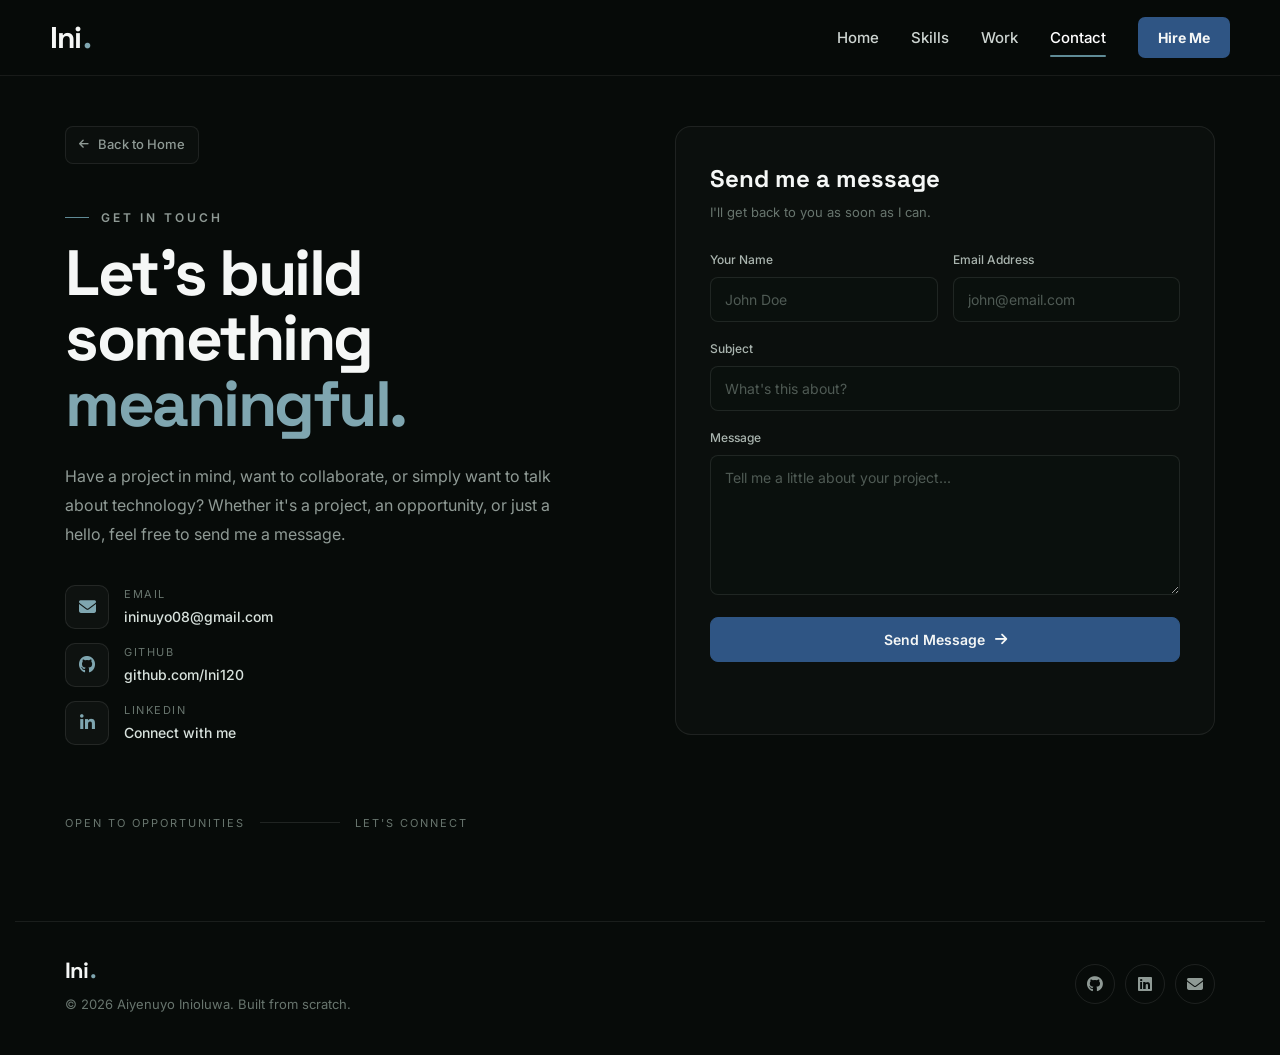
<file: contact.html>
<!DOCTYPE html>
<html lang="en">
<head>
    <meta charset="UTF-8">
    <meta name="viewport" content="width=device-width, initial-scale=1.0">
    <meta name="description" content="Get in touch with Inioluwa Aiyenuyo.">
    <title>Contact | Inioluwa Aiyenuyo</title>

    <script>document.documentElement.classList.add("js");</script>

    <link rel="preconnect" href="https://fonts.googleapis.com">
    <link rel="preconnect" href="https://fonts.gstatic.com" crossorigin>
    <link href="https://fonts.googleapis.com/css2?family=Inter:wght@300;400;500;600;700&family=Space+Grotesk:wght@400;500;600;700&display=swap" rel="stylesheet">
    <link rel="stylesheet" href="https://cdnjs.cloudflare.com/ajax/libs/font-awesome/6.7.2/css/all.min.css">
    <link rel="stylesheet" href="styles.css">

    <script src="script.js" defer></script>
</head>
<body>

<div class="scroll-progress" aria-hidden="true"></div>

<!-- =========================
     HEADER
========================== -->
<header class="header">

    <div class="left-links">
        <a href="index.html" class="logo" aria-label="Home">Ini<span>.</span></a>
    </div>

    <div class="right-links">
        <input type="checkbox" id="nav-toggle" class="nav-toggle">
        <label for="nav-toggle" class="hamburger" aria-label="Toggle navigation">
            <span></span>
            <span></span>
            <span></span>
        </label>
        <nav>
            <ul>
                <li><a href="index.html">Home</a></li>
                <li><a href="my_skills.html">Skills</a></li>
                <li><a href="work.html">Work</a></li>
                <li><a href="contact.html">Contact</a></li>
                <li><a href="hire.html" class="button">Hire Me</a></li>
            </ul>
        </nav>
    </div>

</header>


<!-- =========================
     CONTACT
========================== -->
<main class="contact-container">

    <section class="contact-hero">

        <!-- LEFT -->
        <div class="contact-left">

            <a href="index.html" class="back-btn" data-reveal="up">
                <i class="fa-solid fa-arrow-left"></i>
                <span>Back to Home</span>
            </a>

            <span class="section-label" data-reveal="up" data-delay="80">GET IN TOUCH</span>

            <h1 data-reveal="up" data-delay="160">
                Let's build something
                <span>meaningful.</span>
            </h1>

            <p class="contact-intro" data-reveal="up" data-delay="240">
                Have a project in mind, want to collaborate, or simply want
                to talk about technology? Whether it's a project, an
                opportunity, or just a hello, feel free to send me a message.
            </p>

            <div class="contact-details" data-reveal="up" data-delay="320">

                <a href="mailto:ininuyo08@gmail.com" class="contact-detail">
                    <div class="contact-icon">
                        <i class="fa-solid fa-envelope"></i>
                    </div>
                    <div>
                        <span>Email</span>
                        <strong>ininuyo08@gmail.com</strong>
                    </div>
                </a>

                <a href="https://github.com/Ini120" class="contact-detail" target="_blank" rel="noopener">
                    <div class="contact-icon">
                        <i class="fa-brands fa-github"></i>
                    </div>
                    <div>
                        <span>GitHub</span>
                        <strong>github.com/Ini120</strong>
                    </div>
                </a>

                <a href="https://www.linkedin.com/in/yourusername" class="contact-detail" target="_blank" rel="noopener">
                    <div class="contact-icon">
                        <i class="fa-brands fa-linkedin-in"></i>
                    </div>
                    <div>
                        <span>LinkedIn</span>
                        <strong>Connect with me</strong>
                    </div>
                </a>

            </div>

        </div>


        <!-- RIGHT: FORM -->
        <div class="contact-right" data-reveal="up" data-delay="200">

            <div class="contact-form-card">

                <div class="form-heading">
                    <h2>Send me a message</h2>
                    <p>I'll get back to you as soon as I can.</p>
                </div>

                <form class="contact-form"
                      data-endpoint="https://api.web3forms.com/submit"
                      data-email="ininuyo08@gmail.com">

                    <!-- ACCESS KEY -->
                    <input type="hidden" name="access_key" value="8a73f2b1-31e0-4948-a4b8-c15f7dcda3db">

                    <!-- What the email lands in your inbox as -->
                    <input type="hidden" name="from_name" value="Portfolio Contact Form">

                    <!-- Spam trap. Real people never see it, bots fill it in. -->
                    <div class="honeypot" aria-hidden="true">
                        <label for="website">Leave this empty</label>
                        <input type="text" id="website" name="botcheck" tabindex="-1" autocomplete="off">
                    </div>


                    <div class="form-row">
                        <div class="form-group">
                            <label for="name">Your Name</label>
                            <input type="text" id="name" name="name" placeholder="John Doe" autocomplete="name" required>
                        </div>

                        <div class="form-group">
                            <label for="email">Email Address</label>
                            <input type="email" id="email" name="email" placeholder="john@email.com" autocomplete="email" required>
                        </div>
                    </div>

                    <div class="form-group">
                        <label for="subject">Subject</label>
                        <input type="text" id="subject" name="subject" placeholder="What's this about?">
                    </div>

                    <div class="form-group">
                        <label for="message">Message</label>
                        <textarea id="message" name="message" rows="6" placeholder="Tell me a little about your project..." required></textarea>
                    </div>

                    <button type="submit" class="hero-btn contact-submit">
                        Send Message
                        <i class="fa-solid fa-arrow-right"></i>
                    </button>

                    <p class="form-status" role="status" aria-live="polite"></p>

                </form>

            </div>

        </div>

    </section>

    <div class="contact-bottom" data-reveal="fade">
        <span>OPEN TO OPPORTUNITIES</span>
        <span class="contact-bottom-line"></span>
        <span>LET'S CONNECT</span>
    </div>

</main>

<div class="divider"></div>

<!-- =========================
     FOOTER
========================== -->
<footer class="site-footer">

    <div class="footer-brand">
        <span class="footer-logo">Ini<span>.</span></span>
        <p>&copy; <span id="year">2026</span> Aiyenuyo Inioluwa. Built from scratch.</p>
    </div>

    <div class="footer-links">
        <a href="https://github.com/Ini120" target="_blank" rel="noopener" aria-label="GitHub">
            <i class="fa-brands fa-github"></i>
        </a>
        <a href="https://www.linkedin.com/in/yourusername" target="_blank" rel="noopener" aria-label="LinkedIn">
            <i class="fa-brands fa-linkedin"></i>
        </a>
        <a href="mailto:ininuyo08@gmail.com" aria-label="Email">
            <i class="fa-solid fa-envelope"></i>
        </a>
    </div>

</footer>

<a href="#top" class="back-to-top" aria-label="Back to top">
    <i class="fa-solid fa-arrow-up"></i>
</a>

</body>
</html>
</file>
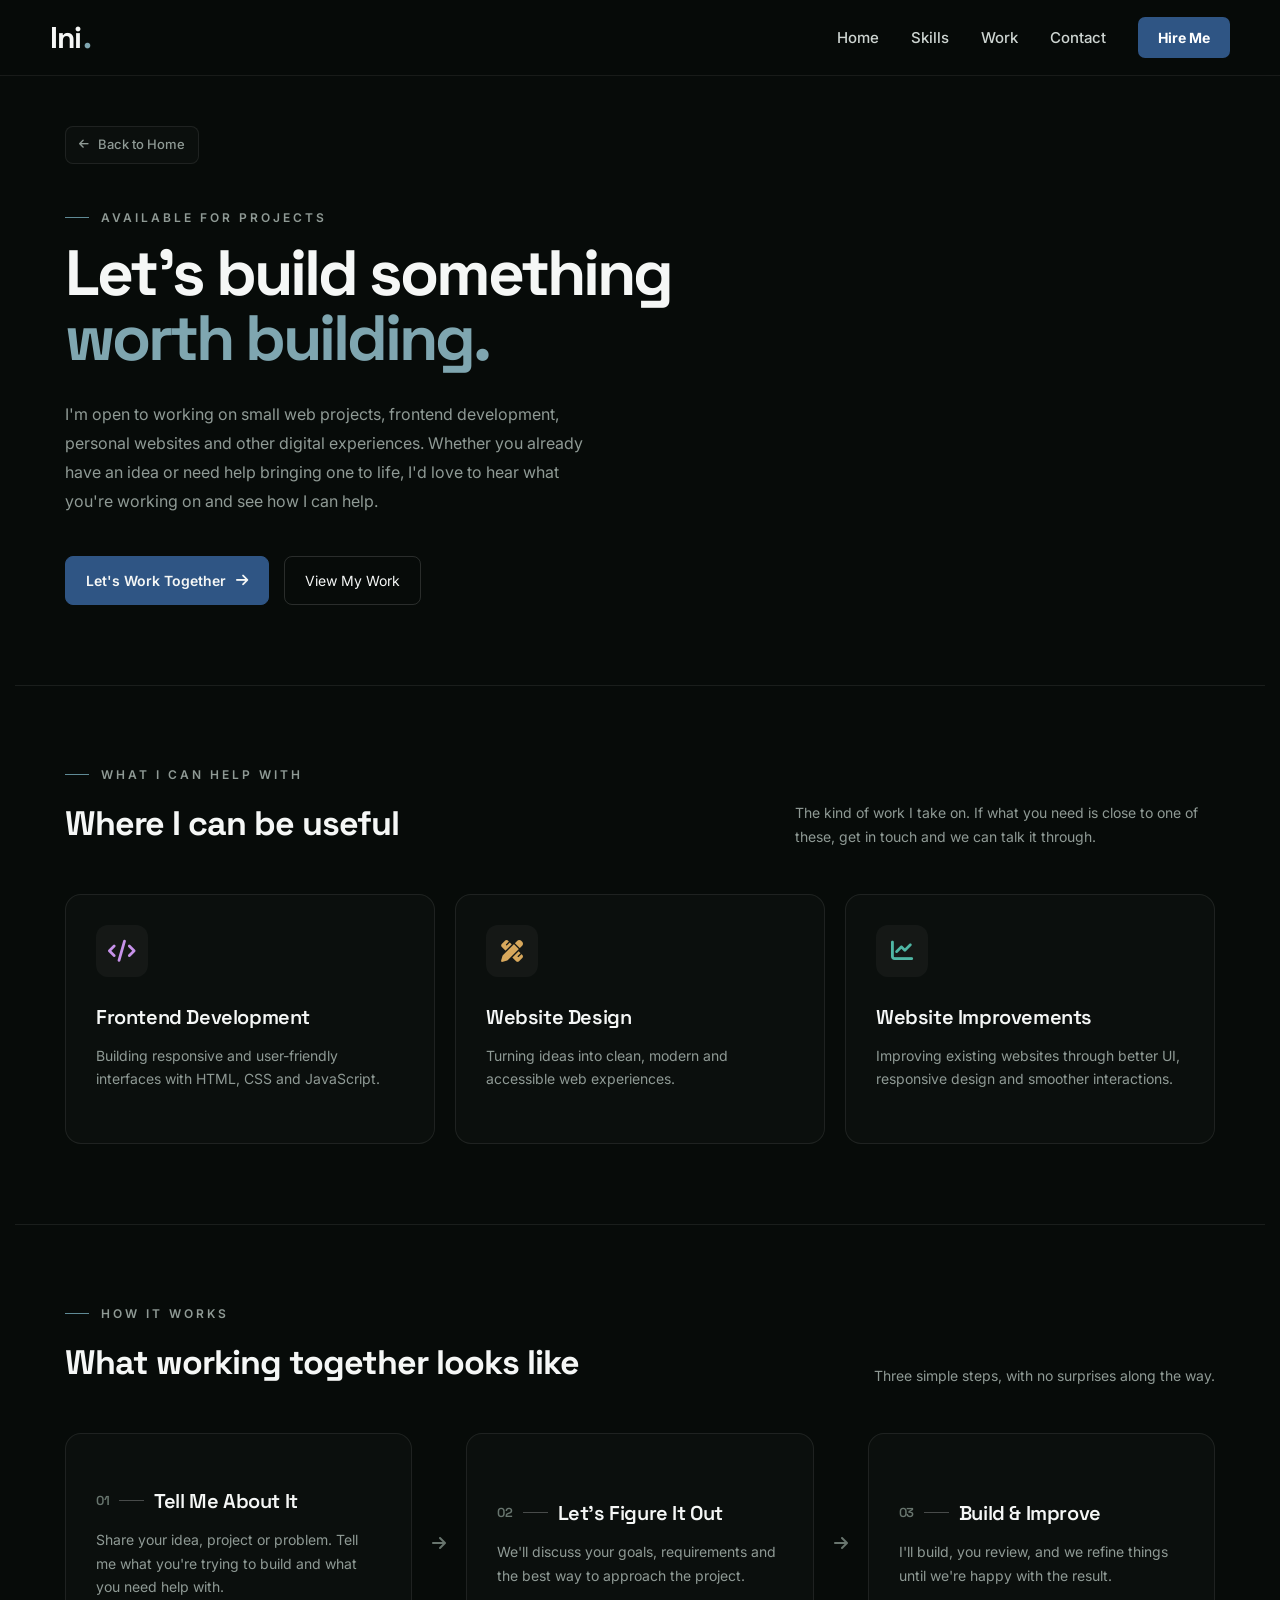
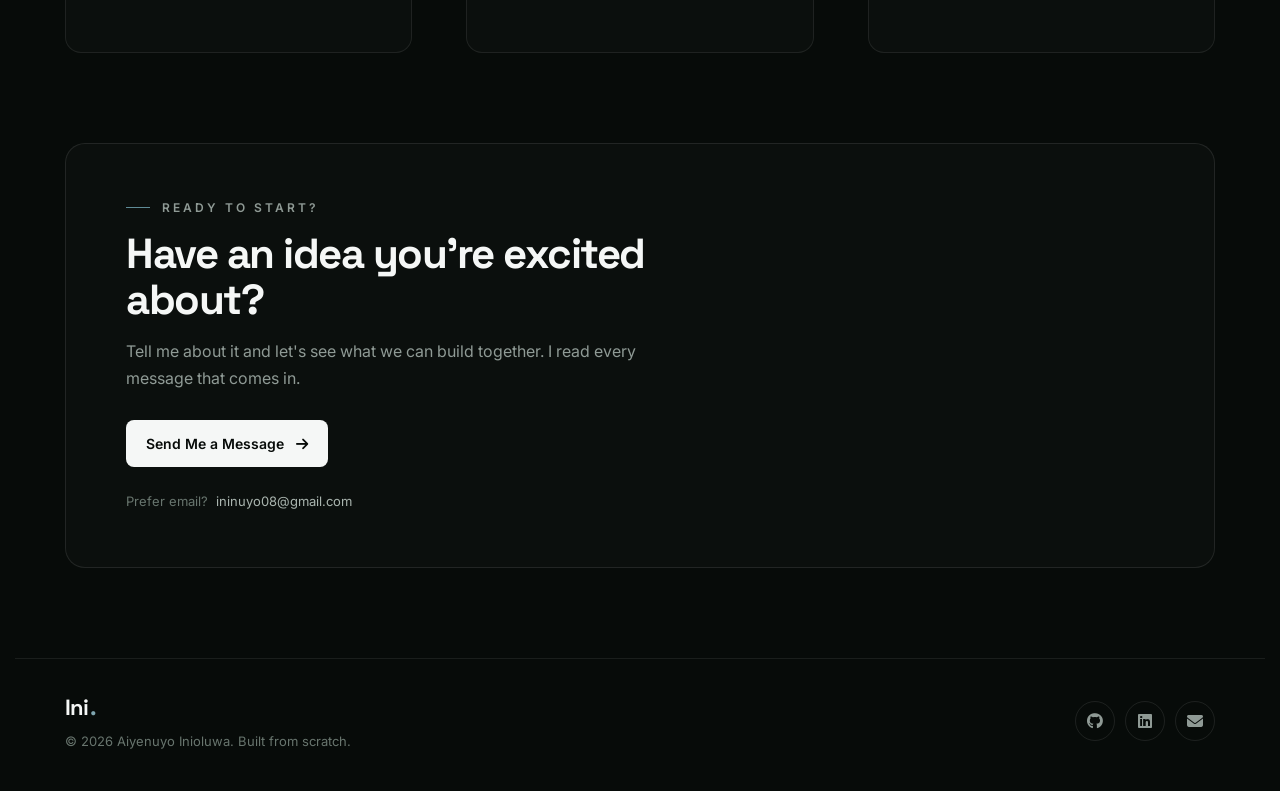
<file: hire.html>
<!DOCTYPE html>
<html lang="en">
<head>
    <meta charset="UTF-8">
    <meta name="viewport" content="width=device-width, initial-scale=1.0">
    <meta name="description" content="Hire Inioluwa Aiyenuyo for frontend development, website design and website improvements.">
    <title>Hire Me | Inioluwa Aiyenuyo</title>

    <script>document.documentElement.classList.add("js");</script>

    <link rel="preconnect" href="https://fonts.googleapis.com">
    <link rel="preconnect" href="https://fonts.gstatic.com" crossorigin>
    <link href="https://fonts.googleapis.com/css2?family=Inter:wght@300;400;500;600;700&family=Space+Grotesk:wght@400;500;600;700&display=swap" rel="stylesheet">
    <link rel="stylesheet" href="https://cdnjs.cloudflare.com/ajax/libs/font-awesome/6.7.2/css/all.min.css">
    <link rel="stylesheet" href="styles.css">

    <script src="script.js" defer></script>
</head>
<body>

<div class="scroll-progress" aria-hidden="true"></div>

<!-- =========================
     HEADER
========================== -->
<header class="header">

    <div class="left-links">
        <a href="index.html" class="logo" aria-label="Home">Ini<span>.</span></a>
    </div>

    <div class="right-links">
        <input type="checkbox" id="nav-toggle" class="nav-toggle">
        <label for="nav-toggle" class="hamburger" aria-label="Toggle navigation">
            <span></span>
            <span></span>
            <span></span>
        </label>
        <nav>
            <ul>
                <li><a href="index.html">Home</a></li>
                <li><a href="my_skills.html">Skills</a></li>
                <li><a href="work.html">Work</a></li>
                <li><a href="contact.html">Contact</a></li>
                <li><a href="hire.html" class="button">Hire Me</a></li>
            </ul>
        </nav>
    </div>

</header>

<main>

<!-- =========================
     HIRE HERO
========================== -->
<section class="hire-hero">

    <a href="index.html" class="back-btn" data-reveal="up">
        <i class="fa-solid fa-arrow-left"></i>
        <span>Back to Home</span>
    </a>

    <span class="section-label" data-reveal="up" data-delay="80">AVAILABLE FOR PROJECTS</span>

    <h1 data-reveal="up" data-delay="160">
        Let's build something
        <span>worth building.</span>
    </h1>

    <p class="hire-intro" data-reveal="up" data-delay="240">
        I'm open to working on small web projects, frontend development,
        personal websites and other digital experiences. Whether you
        already have an idea or need help bringing one to life, I'd love
        to hear what you're working on and see how I can help.
    </p>

    <div class="hero-buttons" data-reveal="up" data-delay="320">
        <a href="contact.html" class="hero-btn">
            Let's Work Together
            <i class="fa-solid fa-arrow-right"></i>
        </a>
        <a href="work.html" class="hero-outline-btn">
            View My Work
        </a>
    </div>

</section>

<div class="divider"></div>


<!-- =========================
     WHAT I CAN HELP WITH
========================== -->
<section class="hire-block">

    <div class="block-head" data-reveal="up">
        <div>
            <span class="section-label">WHAT I CAN HELP WITH</span>
            <h2>Where I can be useful</h2>
        </div>
        <p>
            The kind of work I take on. If what you need is close to
            one of these, get in touch and we can talk it through.
        </p>
    </div>

    <div class="help">

        <article class="hire-cards" data-reveal="up">
            <i class="fa-solid fa-code"></i>
            <h3>Frontend Development</h3>
            <p>
                Building responsive and user-friendly interfaces with
                HTML, CSS and JavaScript.
            </p>
        </article>

        <article class="hire-cards" data-reveal="up" data-delay="120">
            <i class="fa-solid fa-pen-ruler"></i>
            <h3>Website Design</h3>
            <p>
                Turning ideas into clean, modern and accessible
                web experiences.
            </p>
        </article>

        <article class="hire-cards" data-reveal="up" data-delay="240">
            <i class="fa-solid fa-chart-line"></i>
            <h3>Website Improvements</h3>
            <p>
                Improving existing websites through better UI, responsive
                design and smoother interactions.
            </p>
        </article>

    </div>

</section>

<div class="divider"></div>


<!-- =========================
     HOW IT WORKS
========================== -->
<section class="hire-block">

    <div class="block-head" data-reveal="up">
        <div>
            <span class="section-label">HOW IT WORKS</span>
            <h2>What working together looks like</h2>
        </div>
        <p>
            Three simple steps, with no surprises along the way.
        </p>
    </div>

    <div class="how">

        <article class="hire-cards" data-reveal="up">
            <h3 class="how-head">
                <span>01</span>
                <div class="short-line"></div>
                Tell Me About It
            </h3>
            <p>
                Share your idea, project or problem. Tell me what you're
                trying to build and what you need help with.
            </p>
        </article>

        <i class="fa-solid fa-arrow-right" aria-hidden="true"></i>

        <article class="hire-cards" data-reveal="up" data-delay="120">
            <h3 class="how-head">
                <span>02</span>
                <div class="short-line"></div>
                Let's Figure It Out
            </h3>
            <p>
                We'll discuss your goals, requirements and the best way
                to approach the project.
            </p>
        </article>

        <i class="fa-solid fa-arrow-right" aria-hidden="true"></i>

        <article class="hire-cards" data-reveal="up" data-delay="240">
            <h3 class="how-head">
                <span>03</span>
                <div class="short-line"></div>
                Build &amp; Improve
            </h3>
            <p>
                I'll build, you review, and we refine things until
                we're happy with the result.
            </p>
        </article>

    </div>

</section>


<!-- =========================
     READY TO START
========================== -->
<section class="ready-cta" data-reveal="up">

    <div class="ready-content">

        <span class="section-label">READY TO START?</span>

        <h2>Have an idea you're excited about?</h2>

        <p>
            Tell me about it and let's see what we can build together.
            I read every message that comes in.
        </p>

        <a href="contact.html" class="ready-btn">
            Send Me a Message
            <i class="fa-solid fa-arrow-right"></i>
        </a>

        <div class="email-line">
            <span>Prefer email?</span>
            <a href="mailto:ininuyo08@gmail.com">ininuyo08@gmail.com</a>
        </div>

    </div>

</section>

</main>

<div class="divider"></div>

<!-- =========================
     FOOTER
========================== -->
<footer class="site-footer">

    <div class="footer-brand">
        <span class="footer-logo">Ini<span>.</span></span>
        <p>&copy; <span id="year">2026</span> Aiyenuyo Inioluwa. Built from scratch.</p>
    </div>

    <div class="footer-links">
        <a href="https://github.com/Ini120" target="_blank" rel="noopener" aria-label="GitHub">
            <i class="fa-brands fa-github"></i>
        </a>
        <a href="https://www.linkedin.com/in/yourusername" target="_blank" rel="noopener" aria-label="LinkedIn">
            <i class="fa-brands fa-linkedin"></i>
        </a>
        <a href="mailto:ininuyo08@gmail.com" aria-label="Email">
            <i class="fa-solid fa-envelope"></i>
        </a>
    </div>

</footer>

<a href="#top" class="back-to-top" aria-label="Back to top">
    <i class="fa-solid fa-arrow-up"></i>
</a>

</body>
</html>
</file>
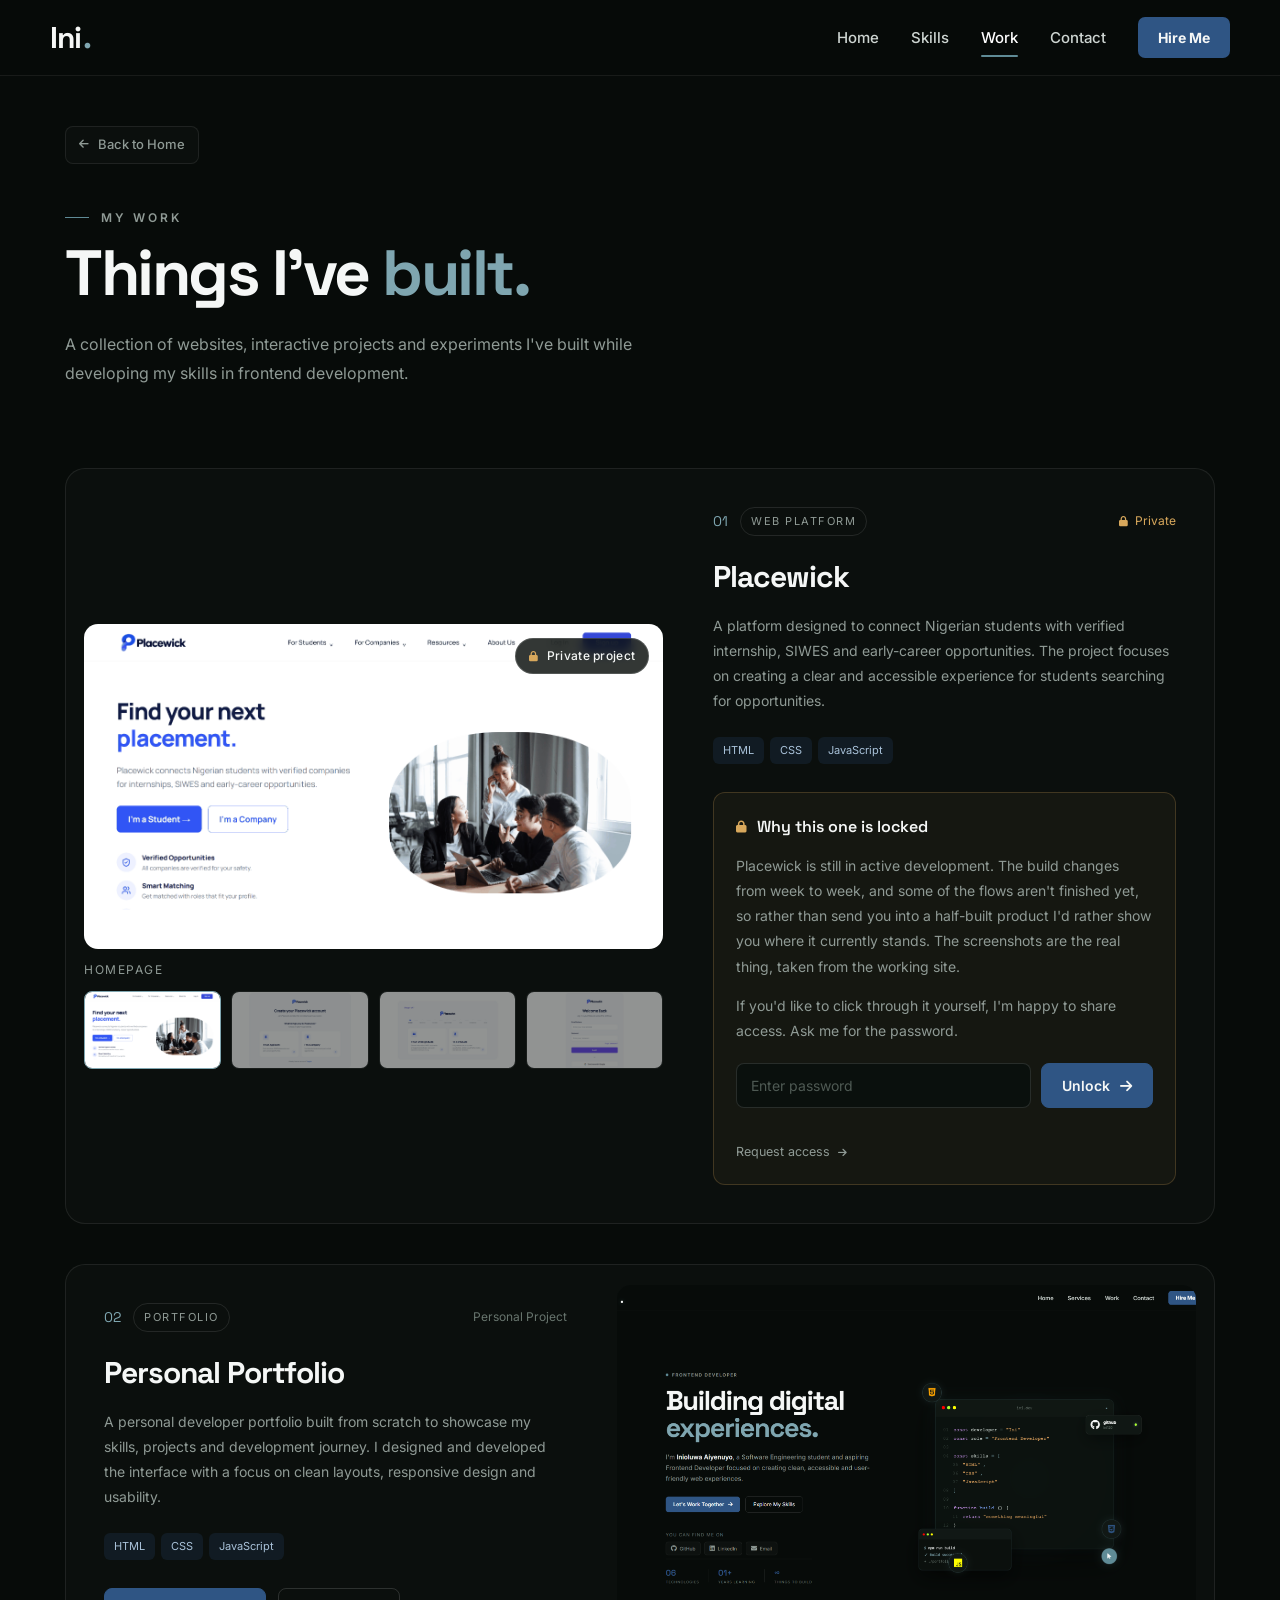
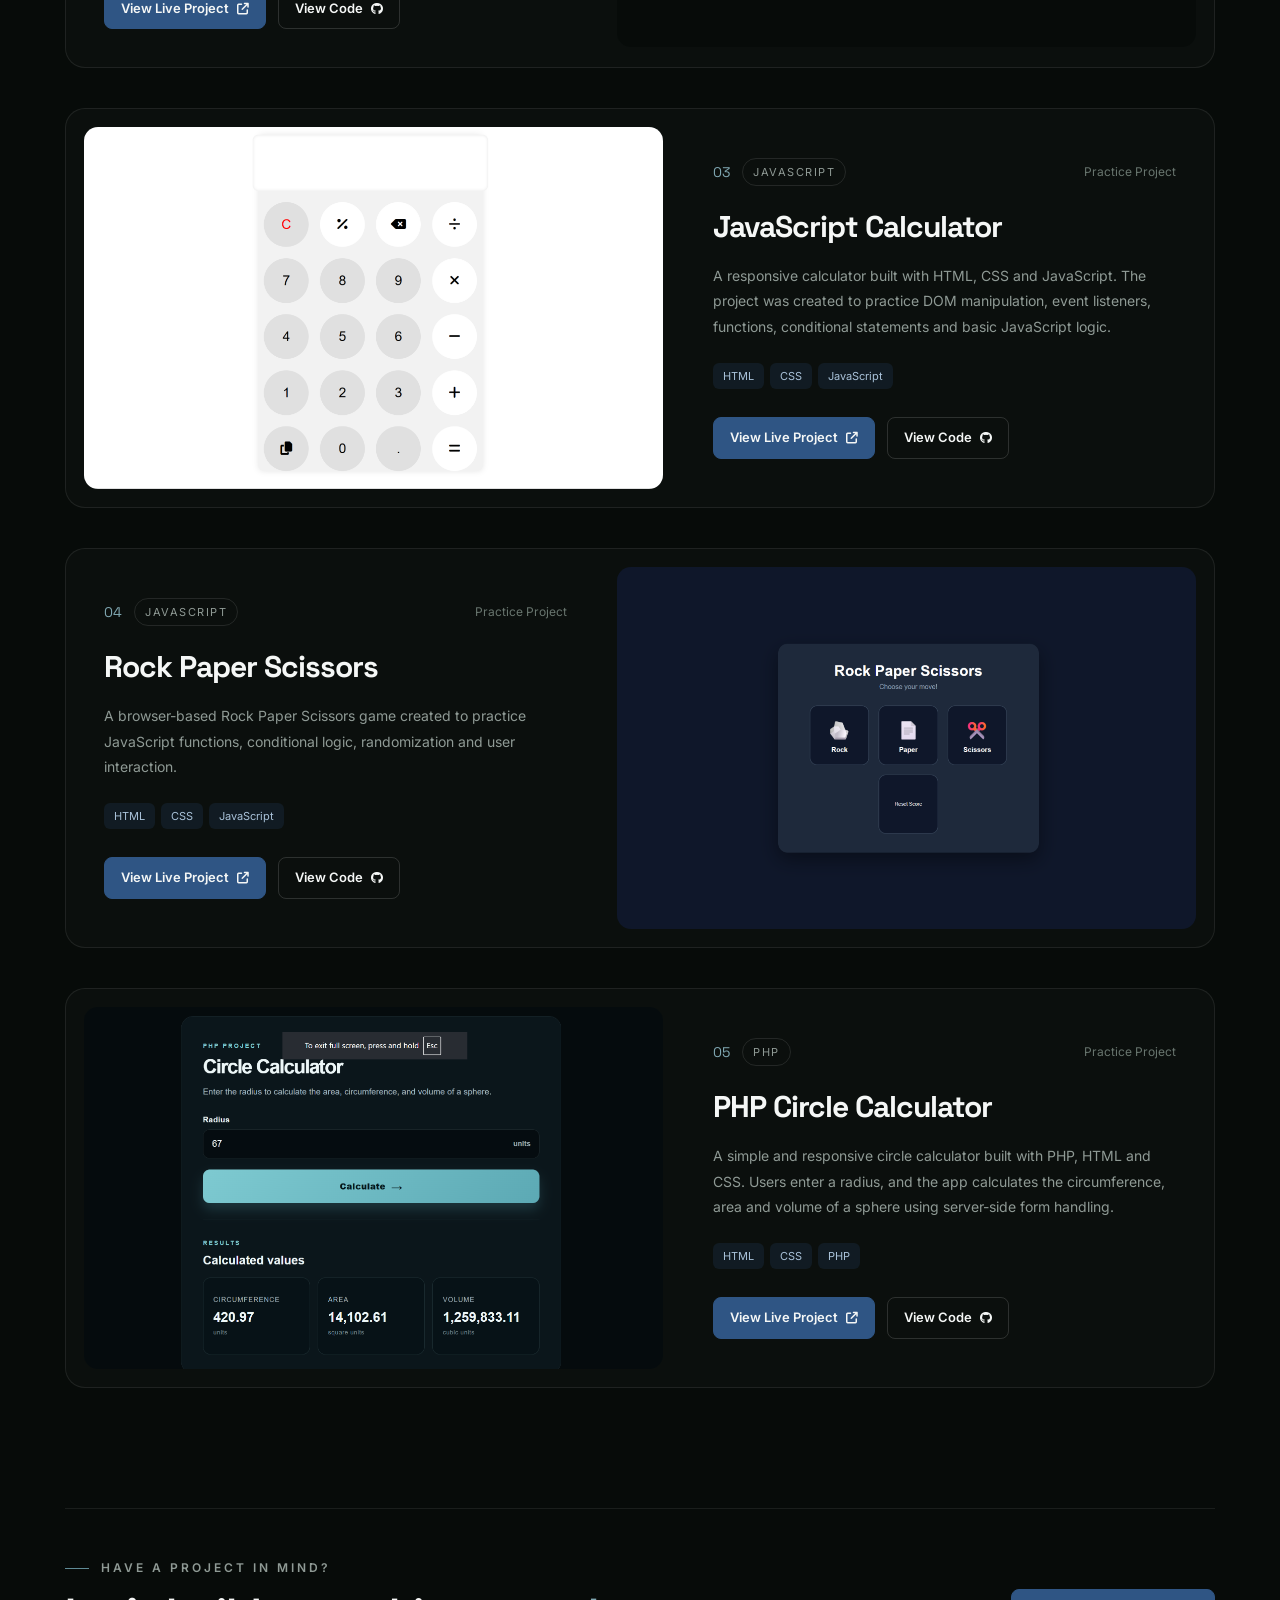
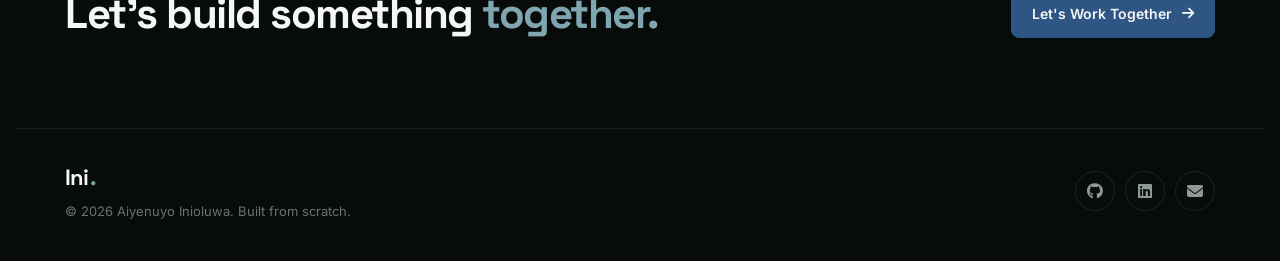
<file: work.html>
<!DOCTYPE html>
<html lang="en">
<head>
    <meta charset="UTF-8">
    <meta name="viewport" content="width=device-width, initial-scale=1.0">
    <meta name="description" content="Projects built by Inioluwa Aiyenuyo while learning frontend development.">
    <title>Work | Inioluwa Aiyenuyo</title>

    <script>document.documentElement.classList.add("js");</script>

    <link rel="preconnect" href="https://fonts.googleapis.com">
    <link rel="preconnect" href="https://fonts.gstatic.com" crossorigin>
    <link href="https://fonts.googleapis.com/css2?family=Inter:wght@300;400;500;600;700&family=Space+Grotesk:wght@400;500;600;700&display=swap" rel="stylesheet">
    <link rel="stylesheet" href="https://cdnjs.cloudflare.com/ajax/libs/font-awesome/6.7.2/css/all.min.css">
    <link rel="stylesheet" href="styles.css">

    <script src="script.js" defer></script>
</head>
<body>

<div class="scroll-progress" aria-hidden="true"></div>

<!-- =========================
     HEADER
========================== -->
<header class="header">

    <div class="left-links">
        <a href="index.html" class="logo" aria-label="Home">Ini<span>.</span></a>
    </div>

    <div class="right-links">
        <input type="checkbox" id="nav-toggle" class="nav-toggle">
        <label for="nav-toggle" class="hamburger" aria-label="Toggle navigation">
            <span></span>
            <span></span>
            <span></span>
        </label>
        <nav>
            <ul>
                <li><a href="index.html">Home</a></li>
                <li><a href="my_skills.html">Skills</a></li>
                <li><a href="work.html">Work</a></li>
                <li><a href="contact.html">Contact</a></li>
                <li><a href="hire.html" class="button">Hire Me</a></li>
            </ul>
        </nav>
    </div>

</header>

<main>

<!-- =========================
     PAGE HEADING
========================== -->
<section class="page-hero">

    <a href="index.html" class="back-btn" data-reveal="up">
        <i class="fa-solid fa-arrow-left"></i>
        <span>Back to Home</span>
    </a>

    <span class="section-label" data-reveal="up" data-delay="80">MY WORK</span>

    <h1 data-reveal="up" data-delay="160">
        Things I've <span>built.</span>
    </h1>

    <p data-reveal="up" data-delay="240">
        A collection of websites, interactive projects and experiments
        I've built while developing my skills in frontend development.
    </p>

</section>


<!-- =========================
     PROJECTS
========================== -->
<section class="all-projects">

    <!--
        PROJECT 01 - PLACEWICK (private)

        The images and the write-up are open to everyone.
        The links stay hidden until the password is typed in.

        data-hash below is a SHA-256 hash of the password, not
        the password itself. The current one is:  placewick2026
        To change it, see the note at the bottom of this file.
    -->
    <article class="large-project" data-reveal="up"
             data-locked="placewick"
             data-hash="223080bb144f827668541986a867322abf1dc2da97cff4c50a4082fb315633cb">

        <!-- Screenshot gallery. Click a thumbnail to change the big image. -->
        <div class="shots">

            <div class="large-project-preview shot-main">
                <img src="placewick-home.png" alt="Placewick homepage" loading="lazy">
                <div class="preview-overlay">

                    <span class="preview-locked">
                        <i class="fa-solid fa-lock"></i>
                        Private project
                    </span>

                    <a class="preview-button locked-link"
                       data-href="aHR0cHM6Ly9wbGFjZXdpY2suY29t"
                       target="_blank" rel="noopener">
                        Open Project
                        <i class="fa-solid fa-arrow-up-right-from-square"></i>
                    </a>

                </div>
            </div>

            <p class="shot-caption">Homepage</p>

            <div class="shot-thumbs" role="tablist" aria-label="Placewick screenshots">

                <button type="button" class="shot-thumb is-active" role="tab" aria-selected="true"
                        data-caption="Homepage">
                    <img src="placewick-home.png" alt="Placewick homepage" loading="lazy">
                </button>

                <button type="button" class="shot-thumb" role="tab" aria-selected="false"
                        data-caption="Creating an account">
                    <img src="placewick-signup.png" alt="Placewick sign up screen" loading="lazy">
                </button>

                <button type="button" class="shot-thumb" role="tab" aria-selected="false"
                        data-caption="Onboarding, stage 1 of 7">
                    <img src="placewick-onboarding.png" alt="Placewick onboarding screen" loading="lazy">
                </button>

                <button type="button" class="shot-thumb" role="tab" aria-selected="false"
                        data-caption="Logging back in">
                    <img src="placewick-login.png" alt="Placewick log in screen" loading="lazy">
                </button>

            </div>

        </div>

        <div class="large-project-info">
            <div class="project-heading">
                <div>
                    <span class="large-project-number">01</span>
                    <span class="large-project-category">Web Platform</span>
                </div>
                <span class="project-status private-tag">
                    <i class="fa-solid fa-lock"></i>
                    Private
                </span>
            </div>

            <h2>Placewick</h2>

            <p>
                A platform designed to connect Nigerian students with
                verified internship, SIWES and early-career opportunities.
                The project focuses on creating a clear and accessible
                experience for students searching for opportunities.
            </p>

            <div class="large-project-tech">
                <span>HTML</span>
                <span>CSS</span>
                <span>JavaScript</span>
            </div>

            <!-- Shown while locked -->
            <div class="lock-panel">

                <h4 class="lock-title">
                    <i class="fa-solid fa-lock"></i>
                    Why this one is locked
                </h4>

                <p class="lock-intro">
                    Placewick is still in active development. The build
                    changes from week to week, and some of the flows
                    aren't finished yet, so rather than send you into a
                    half-built product I'd rather show you where it
                    currently stands. The screenshots are the real thing,
                    taken from the working site.
                </p>

                <p class="lock-intro">
                    If you'd like to click through it yourself, I'm happy
                    to share access. Ask me for the password.
                </p>

                <form class="lock-form">
                    <label class="sr-only" for="placewick-pass">Password</label>
                    <input class="lock-input"
                           id="placewick-pass"
                           type="password"
                           placeholder="Enter password"
                           autocomplete="off"
                           spellcheck="false">
                    <button type="submit" class="hero-btn">
                        Unlock
                        <i class="fa-solid fa-arrow-right"></i>
                    </button>
                </form>

                <p class="lock-note" role="status" aria-live="polite"></p>

                <a href="contact.html" class="lock-ask">
                    Request access
                    <i class="fa-solid fa-arrow-right"></i>
                </a>

            </div>

            <!-- Shown once unlocked -->
            <div class="large-project-links locked-content">
                <a class="locked-link" data-href="aHR0cHM6Ly9wbGFjZXdpY2suY29t"
                   target="_blank" rel="noopener">
                    View Live Project
                    <i class="fa-solid fa-arrow-up-right-from-square"></i>
                </a>
                <a class="locked-link" data-href="aHR0cHM6Ly9naXRodWIuY29tL0luaTEyMC9wbGFjZXdpY2s="
                   target="_blank" rel="noopener">
                    View Code
                    <i class="fa-brands fa-github"></i>
                </a>
            </div>
        </div>

    </article>


    <!-- PROJECT 02 -->
    <article class="large-project reverse" data-reveal="up">

        <div class="large-project-preview">
            <img src="Screenshot 2026-09-05 212246.png" alt="Personal portfolio project preview" loading="lazy">
            <div class="preview-overlay">
                <a href="https://ini120.github.io/Portfolio" class="preview-button" target="_blank" rel="noopener">
                    Open Project
                    <i class="fa-solid fa-arrow-up-right-from-square"></i>
                </a>
            </div>
        </div>

        <div class="large-project-info">
            <div class="project-heading">
                <div>
                    <span class="large-project-number">02</span>
                    <span class="large-project-category">Portfolio</span>
                </div>
                <span class="project-status">Personal Project</span>
            </div>

            <h2>Personal Portfolio</h2>

            <p>
                A personal developer portfolio built from scratch to
                showcase my skills, projects and development journey.
                I designed and developed the interface with a focus on
                clean layouts, responsive design and usability.
            </p>

            <div class="large-project-tech">
                <span>HTML</span>
                <span>CSS</span>
                <span>JavaScript</span>
            </div>

            <div class="large-project-links">
                <a href="https://ini120.github.io/Portfolio" target="_blank" rel="noopener">
                    View Live Project
                    <i class="fa-solid fa-arrow-up-right-from-square"></i>
                </a>
                <a href="https://github.com/Ini120/Portfolio" target="_blank" rel="noopener">
                    View Code
                    <i class="fa-brands fa-github"></i>
                </a>
            </div>
        </div>

    </article>


    <!-- PROJECT 03 -->
    <article class="large-project" data-reveal="up">

        <div class="large-project-preview">
            <img src="calculator.png" alt="JavaScript calculator project preview" loading="lazy">
            <div class="preview-overlay">
                <a href="https://ini120.github.io/Calculator/" class="preview-button" target="_blank" rel="noopener">
                    Open Project
                    <i class="fa-solid fa-arrow-up-right-from-square"></i>
                </a>
            </div>
        </div>

        <div class="large-project-info">
            <div class="project-heading">
                <div>
                    <span class="large-project-number">03</span>
                    <span class="large-project-category">JavaScript</span>
                </div>
                <span class="project-status">Practice Project</span>
            </div>

            <h2>JavaScript Calculator</h2>

            <p>
                A responsive calculator built with HTML, CSS and JavaScript.
                The project was created to practice DOM manipulation,
                event listeners, functions, conditional statements and
                basic JavaScript logic.
            </p>

            <div class="large-project-tech">
                <span>HTML</span>
                <span>CSS</span>
                <span>JavaScript</span>
            </div>

            <div class="large-project-links">
                <a href="https://ini120.github.io/Calculator/" target="_blank" rel="noopener">
                    View Live Project
                    <i class="fa-solid fa-arrow-up-right-from-square"></i>
                </a>
                <a href="https://github.com/Ini120/Calculator" target="_blank" rel="noopener">
                    View Code
                    <i class="fa-brands fa-github"></i>
                </a>
            </div>
        </div>

    </article>


    <!-- PROJECT 04 -->
    <article class="large-project reverse" data-reveal="up">

        <div class="large-project-preview">
            <img src="ROCK-PAPER-SCISSORS.png" alt="Rock Paper Scissors project preview" loading="lazy">
            <div class="preview-overlay">
                <a href="https://ini120.github.io/Rock-Paper-scissors-Game/" class="preview-button" target="_blank" rel="noopener">
                    Open Project
                    <i class="fa-solid fa-arrow-up-right-from-square"></i>
                </a>
            </div>
        </div>

        <div class="large-project-info">
            <div class="project-heading">
                <div>
                    <span class="large-project-number">04</span>
                    <span class="large-project-category">JavaScript</span>
                </div>
                <span class="project-status">Practice Project</span>
            </div>

            <h2>Rock Paper Scissors</h2>

            <p>
                A browser-based Rock Paper Scissors game created to practice
                JavaScript functions, conditional logic, randomization and
                user interaction.
            </p>

            <div class="large-project-tech">
                <span>HTML</span>
                <span>CSS</span>
                <span>JavaScript</span>
            </div>

            <div class="large-project-links">
                <a href="https://ini120.github.io/Rock-Paper-scissors-Game/" target="_blank" rel="noopener">
                    View Live Project
                    <i class="fa-solid fa-arrow-up-right-from-square"></i>
                </a>
                <a href="https://github.com/Ini120/Rock-Paper-scissors-Game" target="_blank" rel="noopener">
                    View Code
                    <i class="fa-brands fa-github"></i>
                </a>
            </div>
        </div>

    </article>


    <!-- PROJECT 05 -->
    <article class="large-project" data-reveal="up">

        <div class="large-project-preview">
            <img src="PHP-circle calculator.png" alt="PHP Circle Calculator project preview" loading="lazy">
            <div class="preview-overlay">
                <a href="https://php-circle-calculator.infinityfreeapp.com" class="preview-button" target="_blank" rel="noopener">
                    Open Project
                    <i class="fa-solid fa-arrow-up-right-from-square"></i>
                </a>
            </div>
        </div>

        <div class="large-project-info">
            <div class="project-heading">
                <div>
                    <span class="large-project-number">05</span>
                    <span class="large-project-category">PHP</span>
                </div>
                <span class="project-status">Practice Project</span>
            </div>

            <h2>PHP Circle Calculator</h2>

            <p>
                A simple and responsive circle calculator built with PHP, HTML
                and CSS. Users enter a radius, and the app calculates the
                circumference, area and volume of a sphere using server-side
                form handling.
            </p>

            <div class="large-project-tech">
                <span>HTML</span>
                <span>CSS</span>
                <span>PHP</span>
            </div>

            <div class="large-project-links">
                <a href="https://php-circle-calculator.infinityfreeapp.com" target="_blank" rel="noopener">
                    View Live Project
                    <i class="fa-solid fa-arrow-up-right-from-square"></i>
                </a>
                <a href="https://github.com/Ini120/PHP-Circle-Calculator" target="_blank" rel="noopener">
                    View Code
                    <i class="fa-brands fa-github"></i>
                </a>
            </div>
        </div>

    </article>

</section>


<!-- =========================
     CALL TO ACTION
========================== -->
<section class="work-cta">

    <div class="work-cta-content" data-reveal="up">

        <div>
            <span class="section-label">HAVE A PROJECT IN MIND?</span>
            <h2>Let's build something <span>together.</span></h2>
        </div>

        <a href="hire.html" class="hero-btn">
            Let's Work Together
            <i class="fa-solid fa-arrow-right"></i>
        </a>

    </div>

</section>

</main>

<div class="divider"></div>

<!-- =========================
     FOOTER
========================== -->
<footer class="site-footer">

    <div class="footer-brand">
        <span class="footer-logo">Ini<span>.</span></span>
        <p>&copy; <span id="year">2026</span> Aiyenuyo Inioluwa. Built from scratch.</p>
    </div>

    <div class="footer-links">
        <a href="https://github.com/Ini120" target="_blank" rel="noopener" aria-label="GitHub">
            <i class="fa-brands fa-github"></i>
        </a>
        <a href="https://www.linkedin.com/in/yourusername" target="_blank" rel="noopener" aria-label="LinkedIn">
            <i class="fa-brands fa-linkedin"></i>
        </a>
        <a href="mailto:ininuyo08@gmail.com" aria-label="Email">
            <i class="fa-solid fa-envelope"></i>
        </a>
    </div>

</footer>

<a href="#top" class="back-to-top" aria-label="Back to top">
    <i class="fa-solid fa-arrow-up"></i>
</a>

<!--
    ===================================================
    CHANGING THE PLACEWICK PASSWORD

    The page never holds the password, only a SHA-256
    hash of it. To set a new one, get its hash and paste
    that into data-hash on the Placewick article above.

    Easiest way, in your browser console on any page:

        crypto.subtle.digest("SHA-256",
            new TextEncoder().encode("your new password"))
          .then(b => console.log(
            [...new Uint8Array(b)]
              .map(x => x.toString(16).padStart(2,"0")).join("")));

    Or in a terminal:

        echo -n "your new password" | sha256sum
    ===================================================
-->

</body>
</html>
</file>
<file: styles.css>
/* =====================================================
   STYLES.CSS  (shared by every page)

   1. Base
   2. Shared pieces: header, nav, buttons, labels,
      reveal effect, footer, back to top
   3. Home page
   4. Work page
   5. Skills page
   6. Contact page
   7. Hire page
   8. Reduced motion
===================================================== */


/* =====================================================
   1. BASE
===================================================== */
*,
*::before,
*::after {
    box-sizing: border-box;
    margin: 0;
    padding: 0;
}

html {
    scroll-behavior: smooth;
    scroll-padding-top: 90px;
}

/* overflow-x: clip (not hidden) so the sticky header keeps working */
body {
    background: #070B09;
    color: #F5F7F6;
    font-family: "Inter", sans-serif;
    line-height: 1.5;
    -webkit-font-smoothing: antialiased;
    overflow-x: clip;
}

h1, h2, h3, h4 {
    font-family: "Space Grotesk", sans-serif;
}

img {
    max-width: 100%;
    display: block;
}

a {
    color: inherit;
}

::selection {
    background: rgba(47, 85, 132, 0.6);
    color: #ffffff;
}

:focus-visible {
    outline: 2px solid #7FA6B0;
    outline-offset: 3px;
}



/* =====================================================
   2. SHARED PIECES
===================================================== */

/* ---------- Scroll progress bar ---------- */
.scroll-progress {
    position: fixed;
    top: 0;
    left: 0;
    width: 100%;
    height: 2px;
    background: #2F5584;
    transform: scaleX(0);
    transform-origin: left;
    z-index: 200;
}


/* ---------- Reveal on scroll ----------
   Content only starts hidden when JavaScript is running (.js),
   so nothing disappears if the script fails to load. */
.js [data-reveal] {
    opacity: 0;
    transition:
        opacity 0.7s ease var(--reveal-delay, 0ms),
        translate 0.7s ease var(--reveal-delay, 0ms),
        transform 0.3s ease,
        border-color 0.3s ease,
        background 0.3s ease,
        color 0.3s ease;
}

.js [data-reveal="up"]    { translate: 0 30px; }
.js [data-reveal="left"]  { translate: -30px 0; }
.js [data-reveal="right"] { translate: 30px 0; }
.js [data-reveal="fade"]  { translate: 0 0; }

.js [data-reveal].is-visible {
    opacity: 1;
    translate: 0 0;
}


/* ---------- Header ---------- */
.header {
    width: 100%;
    min-height: 70px;
    display: flex;
    align-items: center;
    justify-content: space-between;
    padding: 15px 50px;
    position: sticky;
    top: 0;
    z-index: 100;
    background: rgba(7, 11, 9, 0.9);
    backdrop-filter: blur(12px);
    -webkit-backdrop-filter: blur(12px);
    border-bottom: 1px solid rgba(255, 255, 255, 0.07);
    transition: padding 0.3s ease, background 0.3s ease;
}

.header.is-scrolled {
    padding-top: 10px;
    padding-bottom: 10px;
    background: rgba(7, 11, 9, 0.97);
}

.left-links {
    display: flex;
    align-items: center;
}

/* Logo (.left-links h1 kept for pages that still use the old markup) */
.logo,
.left-links h1 {
    font-family: "Space Grotesk", sans-serif;
    font-size: 30px;
    font-weight: 700;
    letter-spacing: -1px;
    color: #F5F7F6;
    text-decoration: none;
}

.logo span,
.left-links h1 span,
.footer-logo span {
    color: #7FA6B0;
    margin-left: 2px;
}


/* ---------- Navigation ---------- */
.right-links {
    display: flex;
    align-items: center;
    position: relative;
}

.nav-toggle {
    display: none;
}

.hamburger {
    display: none;
    cursor: pointer;
    width: 27px;
    height: 19px;
    flex-shrink: 0;
    position: relative;
}

.hamburger span {
    position: absolute;
    left: 0;
    width: 100%;
    height: 3px;
    background: #CDD5D1;
    border-radius: 999px;
    transition: transform 0.3s ease, opacity 0.3s ease, top 0.3s ease;
}

.hamburger span:nth-child(1) { top: 0; }
.hamburger span:nth-child(2) { top: 50%; transform: translateY(-50%); }
.hamburger span:nth-child(3) { top: calc(100% - 3px); }

.right-links nav ul {
    display: flex;
    align-items: center;
    gap: 32px;
    list-style: none;
}

.right-links nav a {
    position: relative;
    display: inline-block;
    color: #CDD5D1;
    text-decoration: none;
    font-size: 15px;
    font-weight: 500;
    transition: color 0.3s ease;
}

.right-links nav a:not(.button)::after {
    content: "";
    position: absolute;
    left: 0;
    bottom: -7px;
    width: 0;
    height: 2px;
    background: #5F8B96;
    border-radius: 10px;
    transition: width 0.3s ease;
}

.right-links nav a:not(.button):hover,
.right-links nav a.active {
    color: #ffffff;
}

.right-links nav a:not(.button):hover::after,
.right-links nav a.active::after {
    width: 100%;
}

.right-links .button {
    padding: 10px 20px;
    background: #2F5584;
    color: #F5F7F6;
    border-radius: 7px;
    font-size: 14px;
    font-weight: 700;
    transition: transform 0.3s ease, background 0.3s ease;
}

.right-links .button:hover {
    background: #3C6A9F;
    transform: translateY(-2px);
}


/* ---------- Buttons (used on every page) ---------- */
.hero-btn,
.hero-outline-btn {
    display: inline-flex;
    align-items: center;
    justify-content: center;
    gap: 10px;
    padding: 13px 20px;
    border-radius: 8px;
    text-decoration: none;
    font-family: "Inter", sans-serif;
    font-size: 14px;
    transition: 0.3s ease;
}

.hero-btn {
    background: #2F5584;
    color: #F5F7F6;
    font-weight: 600;
    border: 1px solid #2F5584;
}

.hero-btn i {
    transition: transform 0.3s ease;
}

.hero-btn:hover {
    background: #3C6A9F;
    border-color: #3C6A9F;
    transform: translateY(-3px);
}

.hero-btn:hover .fa-arrow-right {
    transform: translateX(4px);
}

.hero-outline-btn {
    color: #F5F7F6;
    border: 1px solid rgba(255, 255, 255, 0.14);
}

.hero-outline-btn:hover {
    color: #7FA6B0;
    border-color: #7FA6B0;
    transform: translateY(-3px);
}


/* ---------- Back button ---------- */
.back-btn {
    display: inline-flex;
    align-items: center;
    gap: 9px;
    margin-bottom: 45px;
    padding: 8px 13px;
    color: #8F9A95;
    text-decoration: none;
    font-size: 13px;
    font-weight: 500;
    border: 1px solid rgba(255, 255, 255, 0.08);
    border-radius: 8px;
    background: rgba(255, 255, 255, 0.02);
    transition: color 0.3s ease, border-color 0.3s ease, background 0.3s ease;
}

.back-btn i {
    font-size: 11px;
    transition: transform 0.3s ease;
}

.back-btn:hover {
    color: #F5F7F6;
    border-color: rgba(255, 255, 255, 0.16);
    background: rgba(255, 255, 255, 0.06);
}

.back-btn:hover i {
    transform: translateX(-3px);
}


/* ---------- Section label (short line, no dot) ---------- */
.section-label {
    display: flex;
    align-items: center;
    gap: 12px;
    margin-bottom: 14px;
    color: #8F9A95;
    font-size: 12px;
    font-weight: 600;
    letter-spacing: 3px;
}

.section-label::before {
    content: "";
    width: 24px;
    height: 1px;
    background: #5F8B96;
}

/* Any leftover dot classes on pages not yet updated become short lines */
.eyebrow-dot,
.work-eyebrow-dot,
.skills-eyebrow-dot,
.contact-eyebrow-dot,
.hire-eyebrow-dot,
.ready-dot {
    width: 24px;
    height: 1px;
    border-radius: 0;
    background: #5F8B96;
    box-shadow: none;
}


/* ---------- Divider ---------- */
.divider,
.line4,
.separator-line {
    display: block;
    max-width: 1250px;
    height: 1px;
    margin: 0 auto;
    background: rgba(255, 255, 255, 0.08);
}


/* ---------- Inner page heading (Work, Skills) ---------- */
.page-hero {
    max-width: 1250px;
    margin: 0 auto;
    padding: 50px 50px 80px;
}

.page-hero h1 {
    font-size: 64px;
    font-weight: 700;
    line-height: 1.03;
    letter-spacing: -2.5px;
}

.page-hero h1 span {
    color: #7FA6B0;
}

.page-hero p {
    max-width: 600px;
    margin-top: 24px;
    color: #8F9A95;
    font-size: 16px;
    line-height: 1.8;
}


/* ---------- Footer ---------- */
.site-footer {
    max-width: 1250px;
    margin: 0 auto;
    padding: 32px 50px 40px;
    display: flex;
    align-items: center;
    justify-content: space-between;
    flex-wrap: wrap;
    gap: 20px;
}

.footer-logo {
    font-family: "Space Grotesk", sans-serif;
    font-size: 22px;
    font-weight: 700;
    letter-spacing: -1px;
}

.footer-brand p {
    margin-top: 8px;
    color: #68756E;
    font-size: 13px;
}

.footer-links {
    display: flex;
    gap: 10px;
}

.footer-links a {
    width: 40px;
    height: 40px;
    display: flex;
    align-items: center;
    justify-content: center;
    color: #8F9A95;
    text-decoration: none;
    border: 1px solid rgba(255, 255, 255, 0.09);
    border-radius: 50%;
    transition: 0.3s ease;
}

.footer-links a:hover {
    color: #F5F7F6;
    border-color: #2F5584;
    background: rgba(47, 85, 132, 0.15);
}

/* Plain footer on pages that still use the old markup */
footer:not(.site-footer) {
    padding: 24px 20px;
    text-align: center;
    color: #68756E;
    font-size: 12px;
}


/* ---------- Back to top ---------- */
.back-to-top {
    position: fixed;
    right: 24px;
    bottom: 24px;
    width: 44px;
    height: 44px;
    display: flex;
    align-items: center;
    justify-content: center;
    color: #ffffff;
    text-decoration: none;
    background: #2F5584;
    border-radius: 50%;
    opacity: 0;
    visibility: hidden;
    translate: 0 12px;
    transition: opacity 0.3s ease, visibility 0.3s ease, translate 0.3s ease, background 0.3s ease;
    z-index: 90;
}

.back-to-top.is-visible {
    opacity: 1;
    visibility: visible;
    translate: 0 0;
}

.back-to-top:hover {
    background: #3C6A9F;
}


/* ---------- Shared responsive ---------- */
@media (max-width: 900px) {
    .header {
        padding: 15px 24px;
    }

    .header.is-scrolled {
        padding-top: 12px;
        padding-bottom: 12px;
    }

    .hamburger {
        display: block;
        z-index: 102;
    }

    .right-links nav {
        position: absolute;
        top: calc(100% + 22px);
        right: 0;
        width: 230px;
        padding: 24px;
        background: #0C1210;
        border: 1px solid rgba(255, 255, 255, 0.08);
        border-radius: 12px;
        box-shadow: 0 20px 40px rgba(0, 0, 0, 0.4);
        opacity: 0;
        visibility: hidden;
        translate: 0 -10px;
        transition: opacity 0.3s ease, visibility 0.3s ease, translate 0.3s ease;
    }

    .right-links nav ul {
        flex-direction: column;
        align-items: flex-start;
        gap: 20px;
    }

    .nav-toggle:checked ~ nav {
        opacity: 1;
        visibility: visible;
        translate: 0 0;
    }

    .nav-toggle:checked + .hamburger span:nth-child(1) {
        top: 50%;
        transform: translateY(-50%) rotate(45deg);
    }

    .nav-toggle:checked + .hamburger span:nth-child(2) {
        opacity: 0;
    }

    .nav-toggle:checked + .hamburger span:nth-child(3) {
        top: 50%;
        transform: translateY(-50%) rotate(-45deg);
    }

    .page-hero {
        padding: 40px 30px 60px;
    }

    .page-hero h1 {
        font-size: 52px;
    }

    .site-footer {
        padding: 30px 30px 40px;
    }
}

@media (max-width: 640px) {
    .header {
        padding: 12px 18px;
    }

    .logo,
    .left-links h1 {
        font-size: 25px;
    }

    .page-hero {
        padding: 32px 20px 50px;
    }

    .page-hero h1 {
        font-size: 40px;
        letter-spacing: -1.5px;
    }

    .page-hero p {
        font-size: 15px;
    }

    .back-btn {
        margin-bottom: 35px;
    }

    .site-footer {
        padding: 28px 20px 36px;
    }

    .back-to-top {
        right: 16px;
        bottom: 16px;
    }
}



/* =====================================================
   3. HOME PAGE
===================================================== */

/* ---------- Hero ---------- */
.hero-section {
    min-height: calc(100vh - 75px);
    display: flex;
    align-items: center;
    justify-content: space-between;
    gap: 60px;
    max-width: 1400px;
    margin: 0 auto;
    padding: 70px 60px;
}

.left-hero {
    flex: 1;
    max-width: 650px;
    display: flex;
    flex-direction: column;
    justify-content: center;
    align-items: flex-start;
}

.hero-eyebrow {
    display: flex;
    align-items: center;
    gap: 12px;
    margin-bottom: 25px;
    color: #8F9A95;
    font-size: 12px;
    font-weight: 600;
    letter-spacing: 2px;
}

.hero-eyebrow::before {
    content: "";
    width: 28px;
    height: 1px;
    background: #5F8B96;
}

.left-hero h1 {
    font-size: 72px;
    line-height: 1.02;
    letter-spacing: -3px;
    font-weight: 700;
}

.left-hero h1 span {
    display: block;
    color: #7FA6B0;
}

.hero-description {
    max-width: 550px;
    margin: 28px 0 32px;
    color: #8F9A95;
    font-size: 17px;
    line-height: 1.7;
}

.hero-description strong {
    color: #F5F7F6;
    font-weight: 600;
}

.hero-actions {
    display: flex;
    align-items: center;
    gap: 15px;
    margin-bottom: 50px;
}

.find-me p {
    margin-bottom: 12px;
    color: #68756E;
    font-size: 12px;
    letter-spacing: 1.5px;
    text-transform: uppercase;
}

.find-me-links {
    display: flex;
    align-items: center;
    gap: 10px;
}

.find-me-links a {
    display: flex;
    align-items: center;
    gap: 8px;
    padding: 9px 13px;
    color: #8F9A95;
    text-decoration: none;
    border: 1px solid rgba(255, 255, 255, 0.09);
    border-radius: 7px;
    background: rgba(255, 255, 255, 0.025);
    font-size: 13px;
    transition: 0.3s ease;
}

.find-me-links a i {
    font-size: 16px;
}

.find-me-links a:hover {
    color: #F5F7F6;
    border-color: #2F5584;
    background: rgba(47, 85, 132, 0.12);
    transform: translateY(-3px);
}

.hero-meta {
    display: flex;
    align-items: center;
    gap: 25px;
    margin-top: 30px;
    padding-top: 22px;
    border-top: 1px solid rgba(255, 255, 255, 0.08);
}

.meta-item {
    display: flex;
    flex-direction: column;
    gap: 5px;
}

.meta-number {
    color: #7FA6B0;
    font-family: "Space Grotesk", sans-serif;
    font-size: 22px;
    font-weight: 600;
}

.meta-item span:last-child {
    color: #68756E;
    font-size: 10px;
    letter-spacing: 1px;
    text-transform: uppercase;
}

.meta-divider {
    width: 1px;
    height: 35px;
    background: rgba(255, 255, 255, 0.1);
}


/* ---------- Developer workspace ---------- */
.right-hero {
    position: relative;
    width: 600px;
    height: 550px;
    flex-shrink: 0;
}

.right-hero .fa-html5    { color: #E86A33; }
.right-hero .fa-css3-alt { color: #4D9BD2; }
.right-hero .fa-js       { color: #F0DB4F; }

.workspace-glow {
    display: none;
}

.code-window {
    position: absolute;
    width: 480px;
    min-height: 350px;
    top: 65px;
    left: 45px;
    background: #0C1210;
    border: 1px solid rgba(255, 255, 255, 0.08);
    border-radius: 14px;
    box-shadow: 0 30px 70px rgba(0, 0, 0, 0.45);
    overflow: hidden;
    z-index: 5;
    animation: gentleFloat 6s ease-in-out infinite;
}

@keyframes gentleFloat {
    0%, 100% { transform: translateY(0); }
    50%      { transform: translateY(-6px); }
}

.window-top {
    height: 45px;
    display: flex;
    align-items: center;
    justify-content: center;
    background: #101713;
    border-bottom: 1px solid rgba(255, 255, 255, 0.06);
}

.window-title {
    color: #68756E;
    font-size: 11px;
    font-family: monospace;
}

.code-body {
    padding: 25px 20px;
    font-family: "Courier New", monospace;
    font-size: 13px;
    line-height: 1.8;
}

.code-line {
    display: flex;
    gap: 8px;
    white-space: nowrap;
}

.code-line.indent {
    padding-left: 25px;
}

.line-number {
    width: 20px;
    color: #38463F;
    user-select: none;
}

.code-purple { color: #C792EA; }
.code-green  { color: #7FA6B0; }
.code-orange { color: #F7B267; }
.code-blue   { color: #82AAFF; }
.code-white  { color: #D8E2DD; }

.cursor-line {
    margin-left: 28px;
}

.cursor {
    display: inline-block;
    width: 7px;
    height: 16px;
    background: #7FA6B0;
    animation: blink 1s step-end infinite;
}

@keyframes blink {
    50% { opacity: 0; }
}

.terminal-window {
    position: absolute;
    width: 250px;
    bottom: 35px;
    left: 0;
    background: #0B100D;
    border: 1px solid rgba(255, 255, 255, 0.1);
    border-radius: 10px;
    overflow: hidden;
    z-index: 7;
    box-shadow: 0 20px 40px rgba(0, 0, 0, 0.45);
}

.terminal-top {
    height: 28px;
    display: flex;
    align-items: center;
    gap: 5px;
    padding-left: 10px;
    background: #111815;
}

.terminal-top span {
    width: 7px;
    height: 7px;
    border-radius: 50%;
}

.terminal-top .dot1 { background: #FF5F57; }
.terminal-top .dot2 { background: #FEBC2E; }
.terminal-top .dot3 { background: #28C840; }

.terminal-body {
    padding: 14px;
    font-family: monospace;
    font-size: 10px;
    line-height: 1.8;
    color: #D8E2DD;
}

.terminal-symbol,
.terminal-success {
    color: #7FA6B0;
}

.terminal-location {
    color: #68756E;
}

.github-card {
    position: absolute;
    right: 0;
    top: 105px;
    width: 150px;
    padding: 12px;
    display: flex;
    align-items: center;
    gap: 10px;
    background: #111815;
    border: 1px solid rgba(255, 255, 255, 0.08);
    border-radius: 10px;
    z-index: 8;
}

.github-card > i {
    font-size: 25px;
}

.github-card div {
    display: flex;
    flex-direction: column;
    gap: 2px;
}

.github-card strong {
    font-size: 11px;
}

.github-card small {
    color: #68756E;
    font-size: 9px;
}

.floating-tech {
    position: absolute;
    width: 52px;
    height: 52px;
    display: flex;
    align-items: center;
    justify-content: center;
    border-radius: 50%;
    background: #111815;
    border: 1px solid rgba(255, 255, 255, 0.1);
    font-size: 25px;
    z-index: 9;
    animation: gentleFloat 5s ease-in-out infinite;
}

.html-tech { top: 25px;   left: 10px; }
.css-tech  { right: 55px; bottom: 100px; animation-delay: 1s; }
.js-tech   { left: 80px;  bottom: 15px;  animation-delay: 2s; }

.floating-cursor {
    position: absolute;
    right: 70px;
    bottom: 40px;
    width: 42px;
    height: 42px;
    display: flex;
    align-items: center;
    justify-content: center;
    background: #2F5584;
    color: #F5F7F6;
    border-radius: 50%;
    font-size: 16px;
    z-index: 10;
}


/* ---------- Home section headings ---------- */
.section-head {
    margin-bottom: 60px;
}

.section-head h2,
.contact-card h2 {
    font-size: 52px;
    line-height: 1.05;
    letter-spacing: -2px;
}

.section-head em,
.contact-card em {
    color: #7FA6B0;
    font-style: normal;
}

.section-head p {
    max-width: 520px;
    margin-top: 22px;
    color: #8F9A95;
    font-size: 15px;
    line-height: 1.7;
}


/* ---------- About ---------- */
.about-section,
.skills-section,
.home-work {
    max-width: 1250px;
    margin: 0 auto;
    padding: 90px 50px;
}

.about-me {
    display: grid;
    grid-template-columns: repeat(3, 1fr);
    gap: 35px;
}

.about-card {
    padding: 30px 25px;
    border-top: 1px solid rgba(255, 255, 255, 0.12);
    transition: 0.3s ease;
}

.about-card:hover {
    border-top-color: #2F5584;
    transform: translateY(-5px);
}

.about-head {
    display: flex;
    align-items: center;
    gap: 10px;
    margin-bottom: 30px;
    font-size: 17px;
    font-weight: 500;
}

.about-head span {
    color: #7FA6B0;
    font-size: 14px;
}

.short-line {
    width: 25px;
    height: 1px;
    background: #68756E;
}

.paragraph {
    display: flex;
    gap: 18px;
}

.paragraph p {
    color: #8F9A95;
    font-size: 14px;
    line-height: 1.8;
}

.vertical-line {
    width: 1px;
    min-width: 1px;
    align-self: stretch;
    background: rgba(255, 255, 255, 0.1);
    transition: background 0.3s ease;
}

.about-card:hover .vertical-line {
    background: rgba(47, 85, 132, 0.6);
}


/* ---------- Home skills (tool cards) ---------- */
.skills-grid {
    display: grid;
    grid-template-columns: repeat(3, 1fr);
    gap: 18px;
}

.tool-card {
    display: flex;
    align-items: center;
    gap: 18px;
    padding: 22px 24px;
    background: rgba(255, 255, 255, 0.02);
    border: 1px solid rgba(255, 255, 255, 0.08);
    border-radius: 12px;
    transition: 0.3s ease;
}

.tool-card i {
    font-size: 36px;
    flex-shrink: 0;
}

.tool-card .devicon-github-original {
    color: #F5F7F6;
}

.tool-card div {
    display: flex;
    flex-direction: column;
    gap: 4px;
}

.tool-card strong {
    font-family: "Space Grotesk", sans-serif;
    font-size: 17px;
    font-weight: 600;
}

.tool-card small {
    color: #8F9A95;
    font-size: 13px;
}

.tool-card:hover {
    border-color: rgba(127, 166, 176, 0.4);
    transform: translateY(-4px);
}

.skills-more {
    display: flex;
    justify-content: flex-start;
    margin-top: 30px;
}


/* ---------- Process ---------- */
.process-title {
    margin: 90px 0 40px;
    font-size: 26px;
    font-weight: 600;
    letter-spacing: -0.5px;
}

.process {
    display: grid;
    grid-template-columns: repeat(3, 1fr);
    gap: 35px;
}

.process-step {
    padding-top: 26px;
    border-top: 1px solid rgba(255, 255, 255, 0.12);
    transition: border-color 0.3s ease;
}

.process-step:hover {
    border-top-color: #7FA6B0;
}

.process-step span {
    display: block;
    font-family: "Space Grotesk", sans-serif;
    font-size: 46px;
    font-weight: 700;
    line-height: 1;
    color: transparent;
    -webkit-text-stroke: 1px rgba(127, 166, 176, 0.55);
}

.process-step h4 {
    margin: 18px 0 10px;
    font-size: 17px;
    font-weight: 600;
}

.process-step p {
    color: #8F9A95;
    font-size: 14px;
    line-height: 1.8;
}


/* ---------- Home work cards ---------- */
.home-work-top {
    display: flex;
    align-items: flex-end;
    justify-content: space-between;
    gap: 24px;
    margin-bottom: 50px;
}

.home-work-top .section-head {
    margin-bottom: 0;
}

.view-work,
.explore-work {
    display: inline-flex;
    align-items: center;
    gap: 10px;
    padding: 11px 18px;
    color: #CDD5D1;
    text-decoration: none;
    font-size: 14px;
    font-weight: 500;
    border: 1px solid rgba(255, 255, 255, 0.14);
    border-radius: 8px;
    white-space: nowrap;
    transition: 0.3s ease;
}

.view-work i,
.explore-work i {
    transition: transform 0.3s ease;
}

.view-work:hover,
.explore-work:hover {
    color: #7FA6B0;
    border-color: #7FA6B0;
}

.view-work:hover i,
.explore-work:hover i {
    transform: translateX(4px);
}

.home-projects {
    display: grid;
    grid-template-columns: repeat(3, 1fr);
    gap: 24px;
}

.home-project-card {
    display: flex;
    flex-direction: column;
    background: rgba(255, 255, 255, 0.02);
    border: 1px solid rgba(255, 255, 255, 0.08);
    border-radius: 14px;
    overflow: hidden;
    transition: 0.3s ease;
}

.home-project-card:hover {
    transform: translateY(-6px);
    border-color: rgba(127, 166, 176, 0.35);
}

.project-preview {
    aspect-ratio: 16 / 10;
    overflow: hidden;
    background: #0C1210;
    border-bottom: 1px solid rgba(255, 255, 255, 0.06);
}

.project-preview img {
    width: 100%;
    height: 100%;
    object-fit: cover;
    object-position: top;
    transition: transform 0.6s ease;
}

.home-project-card:hover .project-preview img {
    transform: scale(1.04);
}

.project-content {
    display: flex;
    flex-direction: column;
    flex: 1;
    padding: 24px;
}

.project-top {
    display: flex;
    align-items: center;
    justify-content: space-between;
    margin-bottom: 16px;
}

.project-number {
    color: #7FA6B0;
    font-family: "Space Grotesk", sans-serif;
    font-size: 14px;
}

.project-category,
.large-project-category {
    padding: 5px 10px;
    color: #8F9A95;
    font-size: 11px;
    letter-spacing: 1.5px;
    text-transform: uppercase;
    border: 1px solid rgba(255, 255, 255, 0.1);
    border-radius: 999px;
}

.project-content h3 {
    margin-bottom: 10px;
    font-size: 22px;
    font-weight: 600;
}

.project-content p {
    margin-bottom: 24px;
    color: #8F9A95;
    font-size: 14px;
    line-height: 1.7;
}

.project-footer {
    display: flex;
    align-items: center;
    justify-content: space-between;
    gap: 12px;
    margin-top: auto;
}

.project-tech,
.large-project-tech {
    display: flex;
    flex-wrap: wrap;
    gap: 6px;
}

.project-tech span,
.large-project-tech span {
    padding: 5px 10px;
    color: #A9C2D9;
    font-size: 11px;
    background: rgba(47, 85, 132, 0.18);
    border-radius: 6px;
}

.project-link {
    width: 38px;
    height: 38px;
    flex-shrink: 0;
    display: flex;
    align-items: center;
    justify-content: center;
    color: #CDD5D1;
    font-size: 13px;
    text-decoration: none;
    border: 1px solid rgba(255, 255, 255, 0.14);
    border-radius: 50%;
    transition: 0.3s ease;
}

.project-link:hover {
    color: #ffffff;
    background: #2F5584;
    border-color: #2F5584;
}

.home-work-bottom {
    display: none;
    justify-content: center;
    margin-top: 40px;
}


/* ---------- Home contact block ---------- */
.contact-cta {
    max-width: 1250px;
    margin: 0 auto;
    padding: 30px 50px 100px;
}

.contact-card {
    padding: 80px 60px;
    text-align: center;
    background: rgba(255, 255, 255, 0.02);
    border: 1px solid rgba(255, 255, 255, 0.08);
    border-radius: 20px;
}

.contact-card .section-label {
    justify-content: center;
}

.contact-card p {
    max-width: 560px;
    margin: 24px auto 36px;
    color: #8F9A95;
    font-size: 16px;
    line-height: 1.7;
}

.contact-actions {
    display: flex;
    justify-content: center;
    flex-wrap: wrap;
    gap: 15px;
}


/* ---------- Home responsive ---------- */
@media (max-width: 1150px) {
    .hero-section {
        flex-direction: column;
        align-items: flex-start;
        min-height: auto;
        padding: 60px 40px;
        gap: 40px;
    }

    .left-hero h1 {
        font-size: 60px;
    }

    .right-hero {
        align-self: center;
    }
}

@media (max-width: 900px) {
    .about-section,
    .skills-section,
    .home-work {
        padding: 70px 30px;
    }

    .contact-cta {
        padding: 20px 30px 80px;
    }

    .section-head h2,
    .contact-card h2 {
        font-size: 45px;
    }

    .about-me,
    .process {
        grid-template-columns: 1fr;
        gap: 15px;
    }

    .process {
        gap: 30px;
    }

    .about-card {
        padding: 30px 20px;
    }

    .skills-grid,
    .home-projects {
        grid-template-columns: repeat(2, 1fr);
    }

    .process-title {
        margin-top: 70px;
    }
}

@media (max-width: 640px) {
    .hero-section {
        padding: 48px 20px;
    }

    .left-hero h1 {
        font-size: 44px;
        letter-spacing: -2px;
    }

    .hero-description {
        font-size: 15px;
    }

    .hero-actions {
        flex-wrap: wrap;
        margin-bottom: 40px;
    }

    .find-me-links,
    .hero-meta {
        flex-wrap: wrap;
    }

    .hero-meta {
        gap: 16px;
    }

    .right-hero {
        width: 100%;
        max-width: 360px;
        height: 420px;
    }

    .code-window {
        width: calc(100% - 20px);
        min-height: 0;
        top: 50px;
        left: 10px;
    }

    .window-top {
        height: 36px;
    }

    .code-body {
        padding: 18px 14px;
        font-size: 11px;
    }

    .code-line.indent {
        padding-left: 18px;
    }

    .terminal-window {
        width: 190px;
        bottom: 10px;
    }

    .terminal-body {
        padding: 10px;
        font-size: 9px;
    }

    .github-card {
        top: 8px;
        width: 130px;
        padding: 10px;
    }

    .floating-tech {
        width: 40px;
        height: 40px;
        font-size: 19px;
    }

    .html-tech { top: 0;     left: 0; }
    .css-tech  { right: 8px; bottom: 80px; }
    .js-tech   { left: auto; right: 70px; bottom: 5px; }

    .floating-cursor {
        right: 8px;
        bottom: 15px;
        width: 34px;
        height: 34px;
        font-size: 13px;
    }

    .about-section,
    .skills-section,
    .home-work {
        padding: 60px 20px;
    }

    .contact-cta {
        padding: 10px 20px 70px;
    }

    .section-head {
        margin-bottom: 40px;
    }

    .section-head h2,
    .contact-card h2 {
        font-size: 36px;
        letter-spacing: -1.5px;
    }

    .about-card {
        padding: 25px 10px;
    }

    .paragraph p {
        font-size: 13px;
    }

    .skills-grid,
    .home-projects {
        grid-template-columns: 1fr;
    }

    .process-title {
        font-size: 22px;
    }

    .view-work {
        display: none;
    }

    .home-work-bottom {
        display: flex;
    }

    .contact-card {
        padding: 55px 22px;
    }
}



/* =====================================================
   4. WORK PAGE
===================================================== */
.all-projects {
    max-width: 1250px;
    margin: 0 auto;
    padding: 0 50px 100px;
    display: flex;
    flex-direction: column;
    gap: 40px;
}

.large-project {
    display: grid;
    grid-template-columns: 1.2fr 1fr;
    gap: 50px;
    align-items: center;
    padding: 18px;
    background: rgba(255, 255, 255, 0.02);
    border: 1px solid rgba(255, 255, 255, 0.08);
    border-radius: 20px;
    transition: border-color 0.3s ease;
}

.large-project:hover {
    border-color: rgba(127, 166, 176, 0.3);
}

.large-project.reverse {
    grid-template-columns: 1fr 1.2fr;
}

.large-project.reverse .large-project-preview {
    order: 2;
}

.large-project-preview {
    position: relative;
    aspect-ratio: 16 / 10;
    overflow: hidden;
    border-radius: 14px;
    background: #0C1210;
}

.large-project-preview img {
    width: 100%;
    height: 100%;
    object-fit: cover;
    object-position: top;
    transition: transform 0.6s ease;
}

.large-project:hover .large-project-preview img {
    transform: scale(1.03);
}

.preview-overlay {
    position: absolute;
    inset: 0;
    display: flex;
    align-items: center;
    justify-content: center;
    background: rgba(7, 11, 9, 0.5);
    opacity: 0;
    transition: opacity 0.3s ease;
}

.large-project:hover .preview-overlay,
.preview-overlay:focus-within {
    opacity: 1;
}

.preview-button {
    display: inline-flex;
    align-items: center;
    gap: 8px;
    padding: 11px 16px;
    color: #070B09;
    background: #F5F7F6;
    border-radius: 8px;
    font-size: 13px;
    font-weight: 600;
    text-decoration: none;
}

.large-project-info {
    padding: 20px 20px 20px 0;
}

.large-project.reverse .large-project-info {
    padding: 20px 0 20px 20px;
}

.project-heading {
    display: flex;
    align-items: center;
    justify-content: space-between;
    gap: 12px;
    margin-bottom: 18px;
}

.project-heading > div {
    display: flex;
    align-items: center;
    gap: 12px;
}

.large-project-number {
    color: #7FA6B0;
    font-family: "Space Grotesk", sans-serif;
    font-size: 14px;
}

.project-status {
    color: #68756E;
    font-size: 12px;
}

.large-project-info h2 {
    margin-bottom: 14px;
    font-size: 30px;
    letter-spacing: -1px;
}

.large-project-info p {
    max-width: 500px;
    color: #8F9A95;
    font-size: 14px;
    line-height: 1.8;
}

.large-project-tech {
    margin-top: 24px;
}

.large-project-links {
    display: flex;
    flex-wrap: wrap;
    gap: 12px;
    margin-top: 28px;
}

.large-project-links a {
    display: inline-flex;
    align-items: center;
    gap: 8px;
    padding: 10px 16px;
    color: #F5F7F6;
    font-size: 13px;
    font-weight: 600;
    text-decoration: none;
    border: 1px solid rgba(255, 255, 255, 0.14);
    border-radius: 8px;
    transition: 0.3s ease;
}

.large-project-links a:first-child {
    background: #2F5584;
    border-color: #2F5584;
}

.large-project-links a:first-child:hover {
    background: #3C6A9F;
    border-color: #3C6A9F;
}

.large-project-links a:last-child:hover {
    color: #7FA6B0;
    border-color: #7FA6B0;
}

.large-project-links i {
    font-size: 12px;
}

/* ---------- Private projects ----------
   The lock panel shows while locked, the links show once
   unlocked. JavaScript only adds or removes .is-unlocked;
   these rules do the rest. */
[data-locked]:not(.is-unlocked) .locked-content,
[data-locked]:not(.is-unlocked) .preview-button,
[data-locked].is-unlocked .lock-panel,
[data-locked].is-unlocked .preview-locked {
    display: none;
}

.private-tag {
    display: inline-flex;
    align-items: center;
    gap: 7px;
    color: #D8A85C;
    border-color: rgba(216, 168, 92, 0.35);
}

.private-tag i {
    font-size: 10px;
}

.preview-locked {
    display: inline-flex;
    align-items: center;
    gap: 8px;
    padding: 8px 13px;
    color: #F5F7F6;
    font-size: 12px;
    font-weight: 500;
    letter-spacing: 0.3px;
    background: rgba(7, 11, 9, 0.82);
    backdrop-filter: blur(6px);
    -webkit-backdrop-filter: blur(6px);
    border: 1px solid rgba(255, 255, 255, 0.16);
    border-radius: 999px;
}

.preview-locked i {
    color: #D8A85C;
    font-size: 10px;
}

/* The overlay normally dims the image on hover. While a project is
   locked, keep the screenshot clear and tuck the padlock into the
   corner instead, so people can still see the work. */
[data-locked]:not(.is-unlocked) .preview-overlay {
    opacity: 1;
    background: none;
    align-items: flex-start;
    justify-content: flex-end;
    padding: 14px;
    pointer-events: none;
}

/* ---------- Screenshot gallery ---------- */
.shots {
    min-width: 0;
}

.shot-main {
    aspect-ratio: 16 / 9;
}

.shot-main img {
    object-position: center top;
}

.shot-caption {
    margin-top: 12px;
    color: #8F9A95;
    font-size: 12px;
    letter-spacing: 1.5px;
    text-transform: uppercase;
}

.shot-thumbs {
    display: grid;
    grid-template-columns: repeat(4, 1fr);
    gap: 10px;
    margin-top: 12px;
}

.shot-thumb {
    padding: 0;
    aspect-ratio: 16 / 9;
    overflow: hidden;
    cursor: pointer;
    background: #0C1210;
    border: 1px solid rgba(255, 255, 255, 0.1);
    border-radius: 8px;
    opacity: 0.55;
    transition: opacity 0.3s ease, border-color 0.3s ease, transform 0.3s ease;
}

.shot-thumb img {
    width: 100%;
    height: 100%;
    object-fit: cover;
    object-position: center top;
}

.shot-thumb:hover {
    opacity: 1;
    transform: translateY(-2px);
}

.shot-thumb.is-active {
    opacity: 1;
    border-color: #7FA6B0;
}


.lock-title {
    display: flex;
    align-items: center;
    gap: 10px;
    margin-bottom: 14px;
    font-size: 16px;
    font-weight: 600;
    color: #F5F7F6;
}

.lock-title i {
    color: #D8A85C;
    font-size: 12px;
}

.lock-panel {
    margin-top: 28px;
    padding: 22px;
    background: rgba(216, 168, 92, 0.05);
    border: 1px solid rgba(216, 168, 92, 0.22);
    border-radius: 12px;
}

.lock-intro {
    max-width: 460px;
    color: #AAB5AF;
    font-size: 13.5px;
    line-height: 1.8;
}

.lock-intro + .lock-intro {
    margin-top: 14px;
}

.lock-form {
    display: flex;
    gap: 10px;
    margin-top: 20px;
}

.lock-input {
    flex: 1;
    min-width: 0;
    padding: 12px 14px;
    color: #F5F7F6;
    font-family: "Inter", sans-serif;
    font-size: 14px;
    background: #0A100D;
    border: 1px solid rgba(255, 255, 255, 0.12);
    border-radius: 8px;
    outline: none;
    transition: border-color 0.3s ease;
}

.lock-input::placeholder {
    color: #4F5A54;
}

.lock-input:focus {
    border-color: #D8A85C;
}

.lock-form .hero-btn {
    flex-shrink: 0;
}

.lock-note {
    min-height: 18px;
    margin-top: 12px;
    color: #7BC8A4;
    font-size: 12.5px;
    line-height: 1.6;
}

.lock-note.is-error {
    color: #D9716B;
}

.lock-ask {
    display: inline-flex;
    align-items: center;
    gap: 8px;
    margin-top: 4px;
    color: #8F9A95;
    font-size: 12.5px;
    text-decoration: none;
    transition: color 0.3s ease;
}

.lock-ask i {
    font-size: 10px;
    transition: transform 0.3s ease;
}

.lock-ask:hover {
    color: #D8A85C;
}

.lock-ask:hover i {
    transform: translateX(3px);
}

/* A short nudge when the password is wrong */
.shake {
    animation: shake 0.35s ease;
}

@keyframes shake {
    0%, 100% { transform: translateX(0); }
    25%      { transform: translateX(-5px); }
    75%      { transform: translateX(5px); }
}

/* For labels that screen readers need but nobody should see */
.sr-only {
    position: absolute;
    width: 1px;
    height: 1px;
    padding: 0;
    margin: -1px;
    overflow: hidden;
    clip-path: inset(50%);
    white-space: nowrap;
}


/* Work page call to action */
.work-cta {
    max-width: 1250px;
    margin: 0 auto;
    padding: 20px 50px 90px;
}

.work-cta-content {
    display: flex;
    align-items: flex-end;
    justify-content: space-between;
    gap: 40px;
    padding-top: 50px;
    border-top: 1px solid rgba(255, 255, 255, 0.08);
}

.work-cta h2 {
    max-width: 600px;
    font-size: 42px;
    line-height: 1.1;
    letter-spacing: -1.5px;
}

.work-cta h2 span {
    color: #7FA6B0;
}

@media (max-width: 900px) {
    .all-projects {
        padding: 0 30px 70px;
        gap: 30px;
    }

    .large-project,
    .large-project.reverse {
        grid-template-columns: 1fr;
        gap: 0;
        padding: 12px;
    }

    .large-project.reverse .large-project-preview {
        order: 0;
    }

    .large-project-info,
    .large-project.reverse .large-project-info {
        padding: 24px 10px 12px;
    }

    .work-cta {
        padding: 10px 30px 70px;
    }

    .work-cta-content {
        flex-direction: column;
        align-items: flex-start;
        gap: 25px;
    }

    .work-cta h2 {
        font-size: 34px;
    }
}

@media (max-width: 640px) {
    .all-projects {
        padding: 0 20px 60px;
    }

    .large-project-info h2 {
        font-size: 25px;
    }

    .large-project-info p {
        font-size: 13px;
    }

    .project-status:not(.private-tag) {
        display: none;
    }

    .lock-panel {
        padding: 18px;
    }

    .lock-form {
        flex-direction: column;
    }

    .shot-thumbs {
        gap: 7px;
    }

    .shot-caption {
        font-size: 11px;
    }

    .preview-locked {
        padding: 6px 10px;
        font-size: 10px;
    }

    [data-locked]:not(.is-unlocked) .preview-overlay {
        padding: 9px;
    }

    .lock-form .hero-btn {
        justify-content: center;
    }

    .work-cta {
        padding: 10px 20px 60px;
    }

    .work-cta h2 {
        font-size: 30px;
    }
}



/* =====================================================
   5. SKILLS PAGE
===================================================== */
.skills-block {
    max-width: 1250px;
    margin: 0 auto;
    padding: 80px 50px;
}

.block-head {
    display: flex;
    align-items: flex-end;
    justify-content: space-between;
    gap: 30px;
    margin-bottom: 45px;
}

.block-head h2 {
    font-size: 34px;
    letter-spacing: -1px;
}

.block-head p {
    max-width: 420px;
    color: #8F9A95;
    font-size: 14px;
    line-height: 1.7;
}


/* ---------- Timeline ---------- */
.timeline {
    position: relative;
    display: flex;
    flex-direction: column;
    gap: 22px;
}

.timeline::before {
    content: "";
    position: absolute;
    left: 26px;
    top: 10px;
    bottom: 10px;
    width: 1px;
    background: rgba(255, 255, 255, 0.08);
}

.timeline-item {
    position: relative;
    display: flex;
    gap: 28px;
}

.timeline-icon {
    width: 52px;
    height: 52px;
    flex-shrink: 0;
    display: flex;
    align-items: center;
    justify-content: center;
    background: #0D1511;
    border: 1px solid rgba(255, 255, 255, 0.08);
    border-radius: 50%;
    z-index: 1;
}

.timeline-icon i {
    font-size: 26px;
}

.timeline-icon .devicon-github-original {
    color: #F5F7F6;
}

.timeline-icon .fa-server {
    color: #FB7A24;
    font-size: 21px;
}

.timeline-content {
    flex: 1;
    min-width: 0;
    padding: 24px 28px;
    background: rgba(255, 255, 255, 0.02);
    border: 1px solid rgba(255, 255, 255, 0.08);
    border-radius: 14px;
    transition: border-color 0.3s ease;
}

.timeline-content:hover {
    border-color: rgba(127, 166, 176, 0.3);
}

.timeline-top {
    display: flex;
    justify-content: space-between;
    align-items: flex-start;
    gap: 20px;
}

.timeline-top h3 {
    margin-bottom: 4px;
    font-size: 22px;
}

.timeline-top p {
    color: #7FA6B0;
    font-size: 13px;
}

.timeline-level {
    display: flex;
    flex-direction: column;
    align-items: flex-end;
    flex-shrink: 0;
}

.timeline-level span {
    font-family: "Space Grotesk", sans-serif;
    font-size: 22px;
    font-weight: 600;
}

.timeline-level small {
    font-size: 11px;
    letter-spacing: 1px;
    text-transform: uppercase;
}

.level-beginner     { color: #8F9A95; }
.level-elementary   { color: #82AAFF; }
.level-intermediate { color: #F7B267; }
.level-proficient   { color: #7FA6B0; }
.level-advanced     { color: #7BC8A4; }

.timeline-progress {
    height: 5px;
    margin: 18px 0 20px;
    background: rgba(255, 255, 255, 0.06);
    border-radius: 20px;
    overflow: hidden;
}

/* Bars fill up when the card scrolls into view */
.timeline-progress span {
    display: block;
    height: 100%;
    width: var(--level);
    background: #2F5584;
    border-radius: 20px;
    transition: width 1.2s ease 0.3s;
}

.js .timeline-item:not(.is-visible) .timeline-progress span {
    width: 0;
}

.timeline-content ul {
    display: grid;
    grid-template-columns: repeat(2, 1fr);
    gap: 10px 30px;
    list-style: none;
}

.timeline-content li {
    position: relative;
    padding-left: 20px;
    color: #8F9A95;
    font-size: 13px;
}

.timeline-content li::before {
    content: "✓";
    position: absolute;
    left: 0;
    color: #7FA6B0;
}


/* ---------- Other skills cards ---------- */
.ability-grid {
    display: grid;
    grid-template-columns: repeat(3, 1fr);
    gap: 20px;
}

.ability-card {
    padding: 28px;
    background: rgba(255, 255, 255, 0.02);
    border: 1px solid rgba(255, 255, 255, 0.08);
    border-radius: 14px;
    transition: 0.3s ease;
}

.ability-card:hover {
    border-color: rgba(127, 166, 176, 0.3);
    transform: translateY(-4px);
}

.ability-card i {
    width: 48px;
    height: 48px;
    display: flex;
    align-items: center;
    justify-content: center;
    margin-bottom: 22px;
    font-size: 20px;
    background: rgba(255, 255, 255, 0.04);
    border: 1px solid rgba(255, 255, 255, 0.08);
    border-radius: 12px;
}

.ability-card h3 {
    font-size: 18px;
    font-weight: 600;
}

.ability-card span {
    display: block;
    margin: 6px 0 12px;
    color: #7FA6B0;
    font-size: 11px;
    font-weight: 600;
    letter-spacing: 1.5px;
    text-transform: uppercase;
}

.ability-card p {
    color: #8F9A95;
    font-size: 14px;
    line-height: 1.7;
}

.ability-card .fa-mobile-screen-button { color: #63D4F2; }
.ability-card .fa-code                 { color: #4D9BD2; }
.ability-card .fa-universal-access     { color: #4FB6A4; }
.ability-card .fa-wand-magic-sparkles  { color: #A9C2D9; }
.ability-card .fa-bug                  { color: #F4B84F; }
.ability-card .fa-lightbulb            { color: #F2C94C; }

@media (max-width: 900px) {
    .skills-block {
        padding: 60px 30px;
    }

    .block-head {
        flex-direction: column;
        align-items: flex-start;
        gap: 12px;
    }

    .ability-grid {
        grid-template-columns: repeat(2, 1fr);
    }
}

@media (max-width: 640px) {
    .skills-block {
        padding: 50px 20px;
    }

    .block-head h2 {
        font-size: 28px;
    }

    .timeline::before {
        left: 21px;
    }

    .timeline-item {
        gap: 14px;
    }

    .timeline-icon {
        width: 42px;
        height: 42px;
    }

    .timeline-icon i {
        font-size: 21px;
    }

    .timeline-content {
        padding: 18px;
    }

    .timeline-top {
        flex-direction: column;
        gap: 10px;
    }

    .timeline-top h3 {
        font-size: 19px;
    }

    .timeline-level {
        flex-direction: row;
        align-items: center;
        gap: 8px;
    }

    .timeline-level span {
        font-size: 19px;
    }

    .timeline-content ul {
        gap: 8px 12px;
    }

    .timeline-content li {
        font-size: 12px;
    }

    .ability-grid {
        grid-template-columns: 1fr;
    }

    .ability-card {
        padding: 22px;
    }
}



/* =====================================================
   6. CONTACT PAGE
===================================================== */
.contact-container {
    max-width: 1250px;
    margin: 0 auto;
    padding: 50px 50px 90px;
}

.contact-hero {
    display: grid;
    grid-template-columns: 1fr 1fr;
    gap: 70px;
    align-items: start;
}

.contact-left h1 {
    font-size: clamp(44px, 5vw, 64px);
    line-height: 1.03;
    letter-spacing: -2.5px;
}

.contact-left h1 span {
    display: block;
    color: #7FA6B0;
}

.contact-intro {
    max-width: 520px;
    margin: 24px 0 36px;
    color: #8F9A95;
    font-size: 16px;
    line-height: 1.8;
}

.contact-details {
    display: flex;
    flex-direction: column;
    gap: 14px;
}

.contact-detail {
    display: flex;
    align-items: center;
    gap: 15px;
    width: fit-content;
    text-decoration: none;
    transition: transform 0.3s ease;
}

.contact-detail:hover {
    transform: translateX(5px);
}

.contact-icon {
    width: 44px;
    height: 44px;
    display: flex;
    align-items: center;
    justify-content: center;
    color: #7FA6B0;
    font-size: 17px;
    background: rgba(255, 255, 255, 0.03);
    border: 1px solid rgba(255, 255, 255, 0.09);
    border-radius: 10px;
    transition: 0.3s ease;
}

.contact-detail:hover .contact-icon {
    color: #F5F7F6;
    border-color: #2F5584;
    background: rgba(47, 85, 132, 0.15);
}

.contact-detail div:last-child {
    display: flex;
    flex-direction: column;
    gap: 3px;
}

.contact-detail span {
    color: #68756E;
    font-size: 11px;
    letter-spacing: 1.5px;
    text-transform: uppercase;
}

.contact-detail strong {
    color: #D8E2DD;
    font-size: 14px;
    font-weight: 500;
}

.contact-form-card {
    padding: 34px;
    background: rgba(255, 255, 255, 0.02);
    border: 1px solid rgba(255, 255, 255, 0.08);
    border-radius: 16px;
}

.form-heading {
    margin-bottom: 28px;
}

.form-heading h2 {
    font-size: 24px;
}

.form-heading p {
    margin-top: 6px;
    color: #68756E;
    font-size: 13px;
}

.contact-form {
    display: flex;
    flex-direction: column;
    gap: 18px;
}

.form-row {
    display: grid;
    grid-template-columns: 1fr 1fr;
    gap: 15px;
}

.form-group {
    display: flex;
    flex-direction: column;
    gap: 8px;
}

.form-group label {
    color: #AAB5AF;
    font-size: 12px;
    font-weight: 500;
}

.form-group input,
.form-group textarea {
    width: 100%;
    padding: 13px 14px;
    color: #F5F7F6;
    font-family: "Inter", sans-serif;
    font-size: 14px;
    background: #0A100D;
    border: 1px solid rgba(255, 255, 255, 0.09);
    border-radius: 8px;
    outline: none;
    transition: border-color 0.3s ease;
}

.form-group textarea {
    min-height: 140px;
    resize: vertical;
}

.form-group input::placeholder,
.form-group textarea::placeholder {
    color: #4F5A54;
}

.form-group input:focus,
.form-group textarea:focus {
    border-color: #7FA6B0;
}

.form-group input:user-invalid,
.form-group textarea:user-invalid {
    border-color: #D9716B;
}

.contact-submit {
    width: 100%;
    margin-top: 4px;
    cursor: pointer;
}

.form-status {
    min-height: 20px;
    color: #7BC8A4;
    font-size: 13px;
    line-height: 1.6;
}

.form-status.is-error {
    color: #D9716B;
}

.contact-submit:disabled {
    opacity: 0.6;
    cursor: wait;
}

/* Hidden from people, visible to bots */
.honeypot {
    position: absolute;
    left: -9999px;
    width: 1px;
    height: 1px;
    overflow: hidden;
}

.contact-bottom {
    display: flex;
    align-items: center;
    gap: 15px;
    margin-top: 70px;
    color: #68756E;
    font-size: 11px;
    letter-spacing: 2px;
}

.contact-bottom-line {
    width: 80px;
    height: 1px;
    background: rgba(255, 255, 255, 0.1);
}

@media (max-width: 900px) {
    .contact-container {
        padding: 40px 30px 70px;
    }

    .contact-hero {
        grid-template-columns: 1fr;
        gap: 50px;
    }
}

@media (max-width: 640px) {
    .contact-container {
        padding: 32px 20px 60px;
    }

    .contact-left h1 {
        font-size: 40px;
        letter-spacing: -1.5px;
    }

    .contact-intro {
        font-size: 15px;
    }

    .contact-form-card {
        padding: 24px 18px;
    }

    .form-row {
        grid-template-columns: 1fr;
    }

    .contact-bottom {
        margin-top: 50px;
        font-size: 10px;
    }
}



/* =====================================================
   7. HIRE PAGE
===================================================== */
.hire-hero {
    max-width: 1250px;
    margin: 0 auto;
    padding: 50px 50px 30px;
}

.hire-eyebrow {
    display: flex;
    align-items: center;
    gap: 12px;
    margin-bottom: 25px;
    color: #8F9A95;
    font-size: 12px;
    font-weight: 600;
    letter-spacing: 2.5px;
}

.hire-hero h1 {
    font-size: clamp(44px, 5vw, 72px);
    line-height: 1.03;
    letter-spacing: -3px;
}

.hire-hero h1 span {
    display: block;
    color: #7FA6B0;
}

.hire-intro {
    max-width: 520px;
    margin: 28px 0 40px;
    color: #8F9A95;
    font-size: 16px;
    line-height: 1.8;
}

.hero-buttons {
    display: flex;
    align-items: center;
    flex-wrap: wrap;
    gap: 15px;
    margin-bottom: 50px;
}

.hire-btn,
.hire-outline-btn {
    display: inline-flex;
    align-items: center;
    gap: 10px;
    padding: 13px 20px;
    border-radius: 8px;
    text-decoration: none;
    font-size: 14px;
    transition: 0.3s ease;
}

.hire-btn {
    background: #2F5584;
    color: #F5F7F6;
    font-weight: 600;
}

.hire-btn:hover {
    background: #3C6A9F;
    transform: translateY(-3px);
}

.hire-outline-btn {
    color: #F5F7F6;
    border: 1px solid rgba(255, 255, 255, 0.14);
}

.hire-outline-btn:hover {
    color: #7FA6B0;
    border-color: #7FA6B0;
    transform: translateY(-3px);
}

/* Section wrapper, matches the Skills page blocks */
.hire-block {
    max-width: 1250px;
    margin: 0 auto;
    padding: 80px 50px;
}

/* What I can help with */
.help {
    display: grid;
    grid-template-columns: repeat(3, 1fr);
    gap: 20px;
}

.hire-cards {
    min-height: 250px;
    padding: 30px;
    display: flex;
    flex-direction: column;
    align-items: flex-start;
    background: rgba(255, 255, 255, 0.02);
    border: 1px solid rgba(255, 255, 255, 0.08);
    border-radius: 16px;
    transition: transform 0.3s ease, border-color 0.3s ease;
}

.hire-cards:hover {
    transform: translateY(-5px);
    border-color: rgba(127, 166, 176, 0.3);
}

.hire-cards i {
    width: 52px;
    height: 52px;
    display: flex;
    align-items: center;
    justify-content: center;
    margin-bottom: 25px;
    font-size: 22px;
    background: rgba(255, 255, 255, 0.04);
    border-radius: 12px;
}

.hire-cards .fa-code       { color: #C792EA; }
.hire-cards .fa-pen-ruler  { color: #D8A85C; }
.hire-cards .fa-chart-line { color: #4FB6A4; }

.hire-cards h3 {
    margin-bottom: 12px;
    font-size: 20px;
    font-weight: 600;
    letter-spacing: -0.4px;
}

.hire-cards p {
    color: #8F9A95;
    font-size: 14px;
    line-height: 1.7;
}

/* How it works */
.how {
    display: flex;
    align-items: center;
    gap: 20px;
}

.how .hire-cards {
    flex: 1;
    min-width: 0;
    min-height: 220px;
    justify-content: center;
}

.how-head {
    display: flex;
    align-items: center;
    gap: 10px;
    margin-bottom: 20px;
    font-family: "Space Grotesk", sans-serif;
    font-size: 19px;
    font-weight: 600;
}

.how-head span {
    color: #68756E;
    font-size: 13px;
    font-weight: 600;
}

.how-head .short-line {
    flex-shrink: 0;
    background: rgba(255, 255, 255, 0.25);
}

.how > .fa-arrow-right {
    flex: 0 0 auto;
    color: #68756E;
    font-size: 16px;
}

/* Ready to start */
.ready-cta {
    width: calc(100% - 100px);
    max-width: 1150px;
    margin: 10px auto 90px;
    padding: 55px 60px;
    background: rgba(255, 255, 255, 0.02);
    border: 1px solid rgba(255, 255, 255, 0.09);
    border-radius: 20px;
}

.ready-content {
    max-width: 650px;
}

.ready-eyebrow {
    display: flex;
    align-items: center;
    gap: 12px;
    margin-bottom: 18px;
    color: #8F9A95;
    font-size: 11px;
    font-weight: 600;
    letter-spacing: 2px;
}

.ready-content h2 {
    margin-bottom: 15px;
    font-size: 42px;
    line-height: 1.1;
    letter-spacing: -1.5px;
}

.ready-content > p {
    max-width: 560px;
    margin-bottom: 28px;
    color: #8F9A95;
    font-size: 16px;
    line-height: 1.7;
}

.ready-btn {
    display: inline-flex;
    align-items: center;
    gap: 12px;
    padding: 13px 20px;
    color: #070B09;
    background: #F5F7F6;
    border-radius: 8px;
    text-decoration: none;
    font-size: 14px;
    font-weight: 600;
    transition: 0.3s ease;
}

.ready-btn i {
    transition: transform 0.3s ease;
}

.ready-btn:hover {
    background: #D8E2DD;
    transform: translateY(-3px);
}

.ready-btn:hover i {
    transform: translateX(4px);
}

.email-line {
    display: flex;
    align-items: center;
    gap: 8px;
    margin-top: 25px;
    font-size: 13px;
}

.email-line span {
    color: #68756E;
}

.email-line a {
    color: #AAB5AF;
    text-decoration: none;
    transition: color 0.3s ease;
}

.email-line a:hover {
    color: #7FA6B0;
}

@media (max-width: 900px) {
    .hire-hero {
        padding: 40px 30px 60px;
    }

    .hire-block {
        padding: 60px 30px;
    }

    .help {
        grid-template-columns: repeat(2, 1fr);
    }

    .help .hire-cards:last-child {
        grid-column: span 2;
    }

    .how {
        flex-direction: column;
        gap: 12px;
    }

    .how .hire-cards {
        width: 100%;
        min-height: 190px;
    }

    .how > .fa-arrow-right {
        transform: rotate(90deg);
    }

    .ready-cta {
        width: calc(100% - 60px);
        padding: 45px 40px;
    }

    .ready-content h2 {
        font-size: 36px;
    }
}

@media (max-width: 640px) {
    .hire-hero {
        padding: 32px 20px 50px;
    }

    .hire-block {
        padding: 50px 20px;
    }

    .help {
        grid-template-columns: 1fr;
        gap: 15px;
    }

    .help .hire-cards:last-child {
        grid-column: auto;
    }

    .hire-cards,
    .how .hire-cards {
        min-height: auto;
        padding: 24px;
    }

    .hire-cards h3 {
        font-size: 19px;
    }

    .hire-cards p {
        font-size: 13px;
    }

    .ready-cta {
        width: calc(100% - 40px);
        margin: 0 auto 60px;
        padding: 35px 24px;
    }

    .ready-content h2 {
        font-size: 30px;
        letter-spacing: -1px;
    }

    .ready-content > p {
        font-size: 14px;
    }

    .ready-btn {
        width: 100%;
        justify-content: center;
    }

    .email-line {
        flex-direction: column;
        align-items: flex-start;
        gap: 4px;
    }
}



/* =====================================================
   8. REDUCED MOTION
===================================================== */
@media (prefers-reduced-motion: reduce) {
    html {
        scroll-behavior: auto;
    }

    *,
    *::before,
    *::after {
        animation-duration: 0.01ms !important;
        animation-iteration-count: 1 !important;
        transition-duration: 0.01ms !important;
    }
}
</file>
